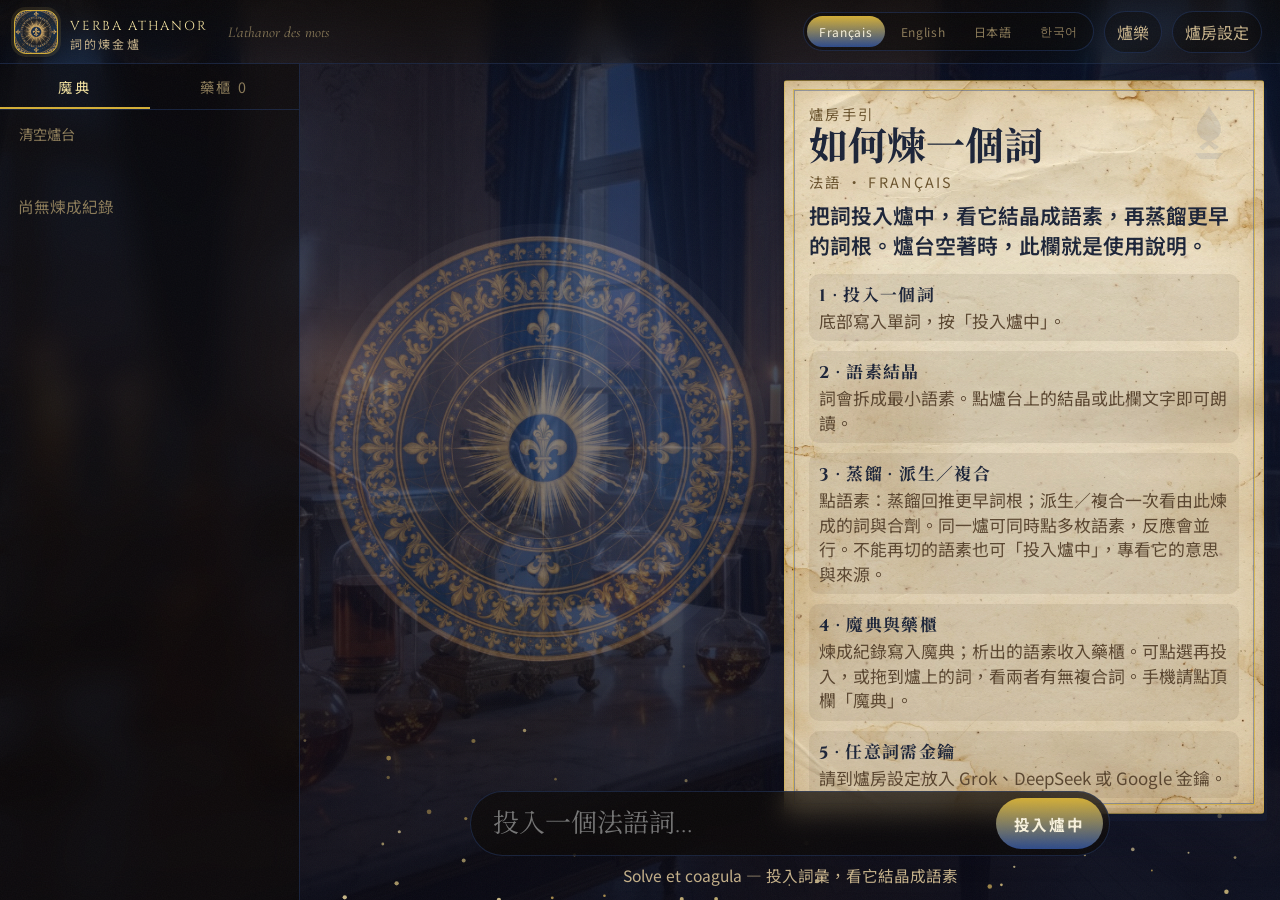
<file: index.html>
<!DOCTYPE html>
<html lang="zh-TW">
<head>
  <meta charset="UTF-8">
  <meta name="viewport" content="width=device-width, initial-scale=1, viewport-fit=cover">
  <title>Verba Athanor · 詞的煉金爐</title>
  <meta name="description" content="把法語或英語詞投入煉金爐：拆成最小語素，再蒸餾更早的詞根，或看派生與複合。">
  <link rel="icon" href="img/athanor.jpg">
  <link rel="preconnect" href="https://fonts.googleapis.com">
  <link rel="preconnect" href="https://fonts.gstatic.com" crossorigin>
  <link href="https://fonts.googleapis.com/css2?family=Cinzel:wght@500;700&family=Cormorant+Garamond:ital,wght@0,500;0,700;1,500&family=Noto+Sans+JP:wght@400;500;600&family=Noto+Sans+KR:wght@400;500;600&family=Noto+Sans+TC:wght@400;500;600&family=Noto+Serif+JP:wght@500;700&family=Noto+Serif+KR:wght@500;700&family=Noto+Serif+TC:wght@500;700&display=swap" rel="stylesheet">
  <link rel="stylesheet" href="css/styles.css">
</head>
<body>
  <div id="app" class="app theme-fleur">
    <header class="topbar">
      <div class="brand">
        <div class="brand-mark" aria-hidden="true"></div>
        <div>
          <span class="brand-title" data-i18n="app.title">Verba Athanor</span>
          <span class="brand-sub" data-i18n="app.subtitle">詞的煉金爐</span>
        </div>
        <span class="brand-tag" data-i18n="app.tag">L'athanor des mots</span>
      </div>
      <div class="header-actions">
        <button type="button" class="icon-btn rail-toggle" id="rail-toggle" aria-expanded="false" data-i18n="rail.grimoire">魔典</button>
        <button type="button" class="icon-btn" id="ambient-btn" title="爐火氛圍樂" aria-pressed="true">爐樂</button>
        <button type="button" class="icon-btn" id="settings-btn"><span class="btn-full" data-i18n="settings.title">爐房設定</span><span class="btn-short" data-i18n="settings.short">設定</span></button>
      </div>
      <div id="lang-switch" class="lang-switch" role="tablist" aria-label="語言專案">
        <button type="button" class="is-on" data-lang="fr"><span class="lang-full">Français</span><span class="lang-short">FR</span></button>
        <button type="button" data-lang="en"><span class="lang-full">English</span><span class="lang-short">EN</span></button>
        <button type="button" data-lang="ja"><span class="lang-full">日本語</span><span class="lang-short">JA</span></button>
        <button type="button" data-lang="ko"><span class="lang-full">한국어</span><span class="lang-short">KO</span></button>
      </div>
    </header>

    <div class="workspace">
      <div id="rail-scrim" class="rail-scrim" hidden></div>
      <aside class="side-rail">
        <div id="rail-tabs" class="rail-tabs">
          <button type="button" class="is-on" data-tab="grimoire" data-i18n="rail.grimoire">魔典</button>
          <button type="button" data-tab="cabinet">
            <span data-i18n="rail.cabinet">藥櫃</span>
            <span id="cabinet-count">0</span>
          </button>
        </div>
        <div class="rail-tools">
          <button type="button" class="btn-ghost" id="clear-graph" data-i18n="rail.clearGraph">清空爐台</button>
        </div>
        <div id="grimoire-pane" class="rail-pane">
          <div id="grimoire-list"></div>
        </div>
        <div id="cabinet-pane" class="rail-pane hidden">
          <div id="cabinet-list"></div>
        </div>
      </aside>

      <main class="stage-wrap">
        <div id="stage" class="stage is-idle">
          <div class="circle-art" aria-hidden="true"></div>
          <div class="stage-vignette"></div>
          <canvas id="fx"></canvas>
          <div id="world">
            <svg id="links" xmlns="http://www.w3.org/2000/svg"></svg>
            <div id="nodes"></div>
          </div>
          <p id="idle-hint" class="idle-hint">Solve et coagula</p>
          <div id="crucible" class="crucible hidden">
            <div class="crucible-core"></div>
            <p class="crucible-hint">Solve et coagula</p>
          </div>
        </div>

        <aside id="inspector" class="inspector" data-skin="parchment">
          <div class="insp-rod insp-rod-top" aria-hidden="true"></div>
          <span class="insp-knob insp-knob-l insp-knob-t" aria-hidden="true"></span>
          <span class="insp-knob insp-knob-r insp-knob-t" aria-hidden="true"></span>
          <button type="button" class="insp-grab" id="insp-grab" aria-expanded="false" aria-controls="inspector-body" data-i18n-aria="inspector.sheetToggle"></button>
          <div class="insp-silk insp-silk-top" aria-hidden="true"></div>
          <div class="insp-mount">
            <div id="sheet-tabs" class="sheet-tabs" role="tablist" hidden></div>
            <div id="inspector-body" class="inspector-body"></div>
          </div>
          <div class="insp-silk insp-silk-bot" aria-hidden="true"></div>
          <div class="insp-rod insp-rod-bot" aria-hidden="true"></div>
          <span class="insp-knob insp-knob-l insp-knob-b" aria-hidden="true"></span>
          <span class="insp-knob insp-knob-r insp-knob-b" aria-hidden="true"></span>
        </aside>

        <div class="cast-dock">
          <form id="cast-form" class="cast-bar">
            <input
              id="word-input"
              type="text"
              autocomplete="off"
              spellcheck="false"
              autocapitalize="off"
              data-i18n-placeholder="cast.placeholder"
              placeholder="投入一個詞…"
            >
            <button type="submit" class="btn-cast" id="cast-btn">
              <span class="cast-full" data-i18n="cast.submit">投入爐中</span>
              <span class="cast-short" data-i18n="cast.submitShort">投入</span>
            </button>
          </form>
          <div id="status" class="status" role="status"></div>
        </div>
      </main>
    </div>
  </div>

  <audio id="furnace-bed" loop preload="auto" src="audio/alchemists-dawn.mp3"></audio>

  <div id="toast" class="toast" role="status"></div>
  <div id="cab-ghost" aria-hidden="true"></div>

  <div id="settings-overlay" class="modal-backdrop settings-backdrop hidden" role="dialog" aria-modal="true" aria-labelledby="settings-title">
    <div class="modal settings-modal">
      <header class="settings-head">
        <div class="settings-title-row">
          <h2 id="settings-title" data-i18n="settings.title">爐房設定</h2>
          <p class="settings-kicker" data-i18n="settings.kicker">用左側索引標籤切換各項功能</p>
        </div>
        <button type="button" class="icon-btn settings-x" data-settings-close data-i18n-aria="settings.close" aria-label="關閉">×</button>
      </header>
      <div class="settings-layout">
        <div id="settings-tabs" class="settings-tabs" role="tablist" aria-orientation="vertical" data-i18n-aria="settings.tabsLabel" aria-label="設定分類">
          <button type="button" class="is-on" role="tab" id="set-tab-api" aria-selected="true" aria-controls="set-pane-api" data-set-tab="api" tabindex="0">
            <span class="set-tab-name" data-i18n="settings.tabApi">煉金爐</span>
            <span class="set-tab-hint" data-i18n="settings.tabApiHint">供應商、金鑰與模型</span>
          </button>
          <button type="button" role="tab" id="set-tab-voice" aria-selected="false" aria-controls="set-pane-voice" data-set-tab="voice" tabindex="-1">
            <span class="set-tab-name" data-i18n="settings.tabVoice">朗讀</span>
            <span class="set-tab-hint" data-i18n="settings.tabVoiceHint">點擊朗讀與聲線</span>
          </button>
          <button type="button" role="tab" id="set-tab-display" aria-selected="false" aria-controls="set-pane-display" data-set-tab="display" tabindex="-1">
            <span class="set-tab-name" data-i18n="settings.tabDisplay">畫面</span>
            <span class="set-tab-hint" data-i18n="settings.tabDisplayHint">文字大小</span>
          </button>
          <button type="button" role="tab" id="set-tab-audio" aria-selected="false" aria-controls="set-pane-audio" data-set-tab="audio" tabindex="-1">
            <span class="set-tab-name" data-i18n="settings.tabAudio">音效</span>
            <span class="set-tab-hint" data-i18n="settings.tabAudioHint">爐樂與煉金音效</span>
          </button>
          <button type="button" role="tab" id="set-tab-grimoire" aria-selected="false" aria-controls="set-pane-grimoire" data-set-tab="grimoire" tabindex="-1">
            <span class="set-tab-name" data-i18n="settings.tabGrimoire">魔典</span>
            <span class="set-tab-hint" data-i18n="settings.tabGrimoireHint">煉成紀錄</span>
          </button>
        </div>
        <div class="settings-body">
          <section id="set-pane-api" class="settings-pane" data-set-pane="api" role="tabpanel" aria-labelledby="set-tab-api">
            <header class="pane-head">
              <h3 data-i18n="settings.tabApi">煉金爐</h3>
              <p data-i18n="settings.paneApiLead">選供應商、貼上金鑰並指定模型。三家金鑰分開保存在本機，不會寫進檔案。</p>
            </header>
            <div class="settings-split">
              <div class="settings-card">
                <div class="field">
                  <label data-i18n="settings.provider">煉金爐供應商</label>
                  <div id="provider-row" class="provider-row" role="tablist">
                    <button type="button" class="provider-btn is-on" data-provider="grok">Grok</button>
                    <button type="button" class="provider-btn" data-provider="deepseek">DeepSeek</button>
                    <button type="button" class="provider-btn" data-provider="google">Google</button>
                  </div>
                  <div id="provider-hint" class="hint">xAI · console.x.ai</div>
                </div>
                <div class="field">
                  <label for="set-key" data-i18n="settings.apiKey">API Key</label>
                  <input id="set-key" type="password" autocomplete="off" placeholder="xai-…">
                  <div class="hint" data-i18n="settings.apiKeyHint">三家金鑰分開保存。只存在本機，不會寫進檔案。</div>
                </div>
                <div class="field field-actions">
                  <button type="button" class="icon-btn" id="copy-radix" data-i18n="settings.copyRadix">從 Radix Multi 複製金鑰</button>
                </div>
              </div>
              <div class="settings-card">
                <div class="settings-grid">
                  <div class="field">
                    <label for="set-model" data-i18n="settings.model">模型</label>
                    <input id="set-model" type="text" list="model-presets" placeholder="grok-4.6">
                    <datalist id="model-presets"></datalist>
                  </div>
                  <div class="field">
                    <label for="set-effort" data-i18n="settings.effort">推理強度</label>
                    <select id="set-effort">
                      <option value="low" data-i18n="settings.effortLow">低（建議）</option>
                      <option value="medium" data-i18n="settings.effortMed">中</option>
                      <option value="high" data-i18n="settings.effortHigh">高</option>
                    </select>
                  </div>
                </div>
                <div class="field">
                  <label for="set-base" data-i18n="settings.baseUrl">Base URL</label>
                  <input id="set-base" type="text" placeholder="https://api.x.ai/v1">
                </div>
              </div>
            </div>
          </section>
          <section id="set-pane-voice" class="settings-pane hidden" data-set-pane="voice" role="tabpanel" aria-labelledby="set-tab-voice" hidden>
            <header class="pane-head">
              <h3 data-i18n="settings.tabVoice">朗讀</h3>
              <p data-i18n="settings.paneVoiceLead">點爐台上的詞或語素時，可用瀏覽器聲線或 Grok TTS 朗讀。</p>
            </header>
            <div class="settings-split">
              <div class="settings-card">
                <div class="field">
                  <label class="check-row">
                    <input id="set-click-speak" type="checkbox" checked>
                    <span data-i18n="settings.clickSpeak">點擊詞彙時朗讀</span>
                  </label>
                  <div class="hint" data-i18n="settings.clickSpeakHint">羊皮紙上的朗讀鈕仍可隨時點。</div>
                </div>
              </div>
              <div class="settings-card">
                <div class="field">
                  <label for="set-tts-engine" data-i18n="settings.ttsEngine">朗讀引擎</label>
                  <select id="set-tts-engine">
                    <option value="browser" data-i18n="settings.ttsBrowser">瀏覽器聲線（依法／英／日／韓語專案）</option>
                    <option value="grok" data-i18n="settings.ttsGrok">Grok TTS（需 xAI 金鑰）</option>
                  </select>
                </div>
              </div>
            </div>
          </section>
          <section id="set-pane-display" class="settings-pane hidden" data-set-pane="display" role="tabpanel" aria-labelledby="set-tab-display" hidden>
            <header class="pane-head">
              <h3 data-i18n="settings.tabDisplay">畫面</h3>
              <p data-i18n="settings.paneDisplayLead">即時調整羊皮紙、語素與魔典字級，保存後記住。</p>
            </header>
            <div class="settings-card">
              <div class="field">
                <label for="set-font-scale" data-i18n="settings.fontScale">文字大小</label>
                <div class="font-scale-row" role="group" aria-label="文字大小預設">
                  <button type="button" class="font-preset" data-font-preset="0.85" data-i18n="settings.fontS">小</button>
                  <button type="button" class="font-preset is-on" data-font-preset="1" data-i18n="settings.fontM">中</button>
                  <button type="button" class="font-preset" data-font-preset="1.2" data-i18n="settings.fontL">大</button>
                  <button type="button" class="font-preset" data-font-preset="1.4" data-i18n="settings.fontXl">特大</button>
                </div>
                <div class="font-scale-meter">
                  <input id="set-font-scale" type="range" min="80" max="150" step="5" value="100">
                  <output id="font-scale-value" for="set-font-scale">100%</output>
                </div>
                <div class="font-preview" aria-hidden="true">
                  <span class="font-preview-word">incroyable</span>
                  <span class="font-preview-gloss" data-i18n="settings.fontPreviewGloss">難以置信的 · 語素結晶</span>
                </div>
              </div>
            </div>
          </section>
          <section id="set-pane-audio" class="settings-pane hidden" data-set-pane="audio" role="tabpanel" aria-labelledby="set-tab-audio" hidden>
            <header class="pane-head">
              <h3 data-i18n="settings.tabAudio">音效</h3>
              <p data-i18n="settings.paneAudioLead">爐火氛圍樂與煉金操作音效可分開開關與調音量。</p>
            </header>
            <div class="settings-split">
              <div class="settings-card">
                <div class="field">
                  <label class="check-row">
                    <input id="set-ambient" type="checkbox" checked>
                    <span data-i18n="settings.ambient">爐火氛圍樂</span>
                  </label>
                </div>
                <div class="field">
                  <label for="set-ambient-vol" data-i18n="settings.ambientVol">氛圍音量</label>
                  <div class="vol-row">
                    <input id="set-ambient-vol" type="range" min="0" max="100" value="55">
                    <output id="ambient-vol-value" for="set-ambient-vol">55%</output>
                  </div>
                </div>
              </div>
              <div class="settings-card">
                <div class="field">
                  <label class="check-row">
                    <input id="set-sfx" type="checkbox" checked>
                    <span data-i18n="settings.sfx">煉金音效</span>
                  </label>
                </div>
                <div class="field">
                  <label for="set-sfx-vol" data-i18n="settings.sfxVol">音效音量</label>
                  <div class="vol-row">
                    <input id="set-sfx-vol" type="range" min="0" max="100" value="55">
                    <output id="sfx-vol-value" for="set-sfx-vol">55%</output>
                  </div>
                </div>
              </div>
            </div>
          </section>
          <section id="set-pane-grimoire" class="settings-pane hidden" data-set-pane="grimoire" role="tabpanel" aria-labelledby="set-tab-grimoire" hidden>
            <header class="pane-head">
              <h3 data-i18n="settings.tabGrimoire">魔典</h3>
              <p data-i18n="settings.paneGrimoireLead">各語言分開保存。主介面可單筆刪除；此處一次清空該語言的全部煉成紀錄。</p>
            </header>
            <div class="settings-card">
              <div id="grim-lang-list" class="grim-lang-list"></div>
              <div class="field field-actions">
                <button type="button" class="icon-btn" id="clear-all-history" data-i18n="settings.clearAllLangs">清空全部語言</button>
              </div>
            </div>
            <div class="settings-card">
              <div class="field">
                <label data-i18n="settings.backupTitle">匯出與匯入</label>
                <div class="hint" data-i18n="settings.backupLead">備份全部語言的魔典與藥櫃。不含金鑰，也不含爐房設定。合併時加入還沒有的詞和語素；已經寫上的內容保留；只補目前還空白的欄位。</div>
              </div>
              <div class="field">
                <label data-i18n="settings.cloudTitle">雲端資料夾</label>
                <div class="hint" id="cloud-lead" data-i18n="settings.cloudLead">選 Google 雲端硬碟裡已經同步到這台電腦的一個資料夾。同步寫入 athanor-backup.json，內容是全部語言的魔典與藥櫃。金鑰與爐房設定留在這台。兩台電腦要對同一份檔，請選同一個資料夾，等雲端同步完成再載入。請用 Chrome 或 Edge 開本機網址；直接雙擊 HTML 不能記住資料夾。</div>
              </div>
              <p id="cloud-status" class="hint" role="status" aria-live="polite">正在檢查雲端資料夾…</p>
              <div class="field field-actions backup-actions">
                <button type="button" class="icon-btn" id="cloud-link" data-i18n="settings.cloudLink">連結資料夾</button>
                <button type="button" class="btn-gold" id="cloud-sync" data-i18n="settings.cloudSync" disabled>同步到雲端</button>
                <button type="button" class="icon-btn" id="cloud-load" data-i18n="settings.cloudLoad" disabled>從雲端載入</button>
                <button type="button" class="icon-btn" id="cloud-unlink" data-i18n="settings.cloudUnlink" disabled>取消連結</button>
                <input id="cloud-file" class="file-proxy" type="file" accept=".json,application/json,text/plain">
              </div>
              <div class="field" role="radiogroup" data-i18n-aria="settings.backupMode" aria-label="匯入方式">
                <label class="check-row">
                  <input type="radio" name="backup-mode" value="merge" checked>
                  <span data-i18n="settings.backupMerge">合併：加入新的、跳過重複、補上空白</span>
                </label>
                <label class="check-row">
                  <input type="radio" name="backup-mode" value="replace">
                  <span data-i18n="settings.backupReplace">覆蓋：換掉檔案裡那些語言的魔典與藥櫃</span>
                </label>
                <div class="hint" data-i18n="settings.backupModeCloud">從雲端載入與匯入 JSON 都用這裡選的方式。</div>
              </div>
              <div class="field field-actions backup-actions">
                <button type="button" class="btn-gold" id="backup-export" data-i18n="settings.backupExport">匯出 JSON</button>
                <button type="button" class="icon-btn" id="backup-import" data-i18n="settings.backupImport">匯入 JSON</button>
                <input id="backup-file" type="file" accept="application/json,.json" hidden>
              </div>
              <p id="backup-report" class="hint" hidden></p>
            </div>
          </section>
        </div>
      </div>
      <div class="modal-actions">
        <button type="button" class="icon-btn" id="settings-close" data-settings-close data-i18n="settings.close">關閉</button>
        <button type="button" class="btn-gold" id="settings-save" data-i18n="settings.save">保存</button>
      </div>
    </div>
  </div>

  <script src="config.js"></script>
  <script src="js/i18n.js"></script>
  <script src="js/schema.js"></script>
  <script src="js/langs.js"></script>
  <script src="js/storage.js"></script>
  <script src="js/prompts.js"></script>
  <script src="js/demo.js"></script>
  <script src="js/demo-en.js"></script>
  <script src="js/demo-ja.js"></script>
  <script src="js/demo-ko.js"></script>
  <script src="js/ai.js"></script>
  <script src="js/tts.js"></script>
  <script src="js/audio.js"></script>
  <script src="js/fx.js"></script>
  <script src="js/graph.js"></script>
  <script src="js/ui.js"></script>
  <script src="js/app.js"></script>
</body>
</html>
</file>
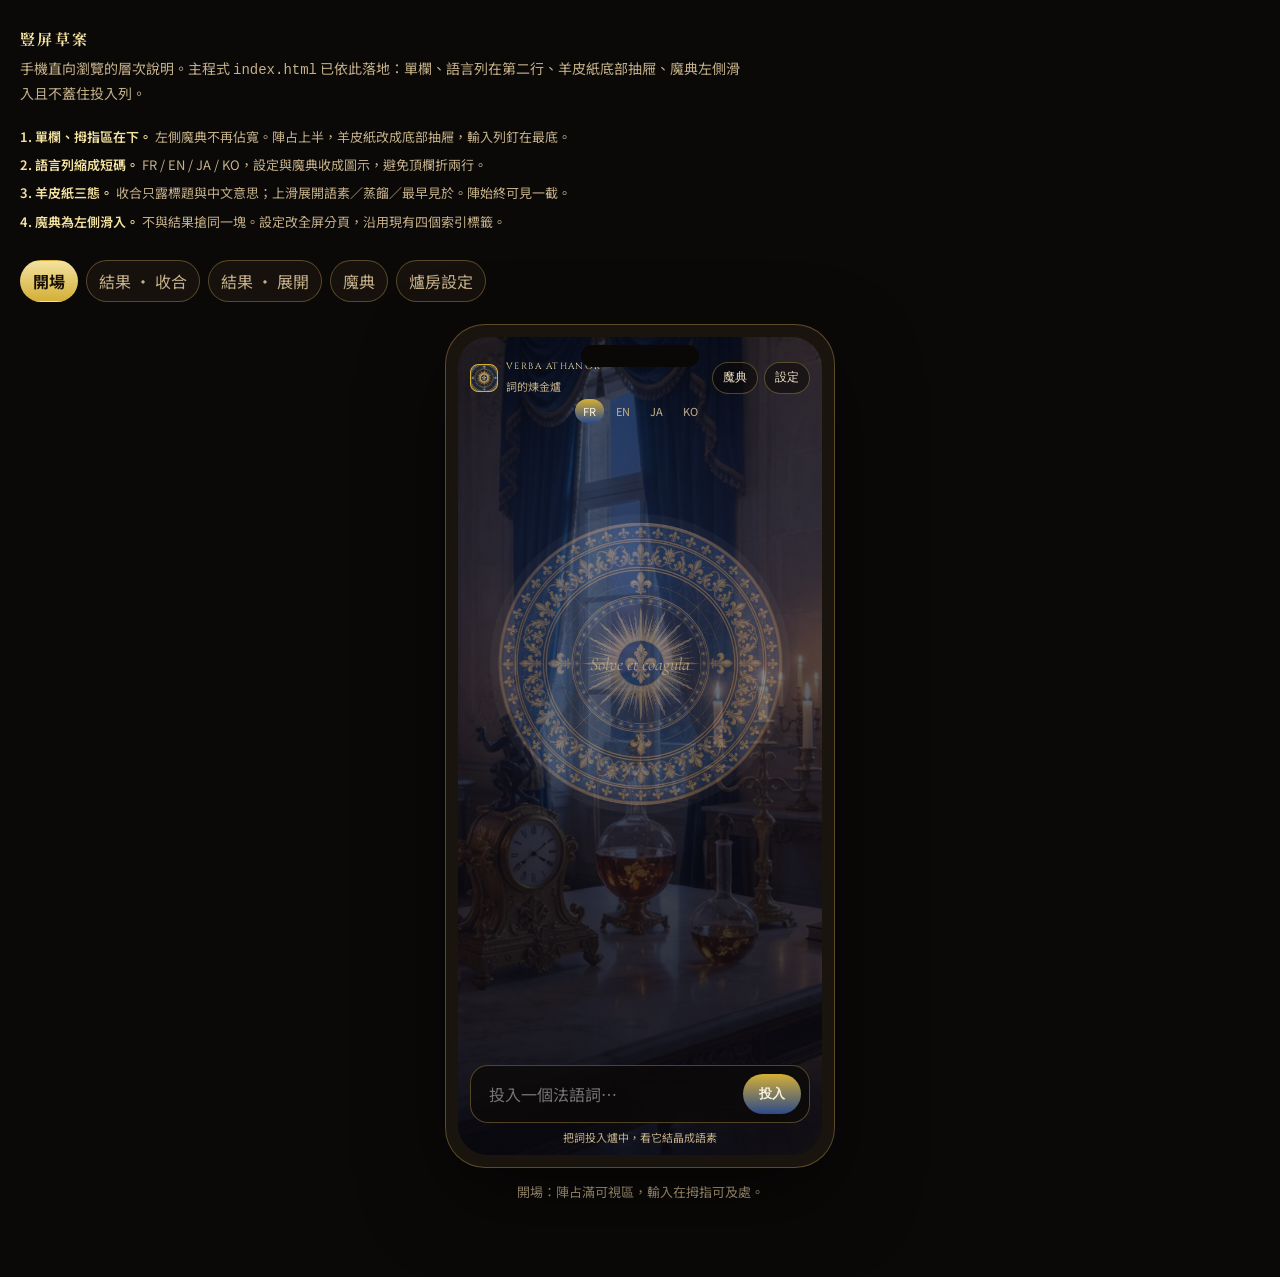
<file: mockups/mobile-portrait.html>
<!DOCTYPE html>
<html lang="zh-TW">
<head>
  <meta charset="UTF-8">
  <meta name="viewport" content="width=device-width, initial-scale=1">
  <title>豎屏草案 · Verba Athanor</title>
  <link rel="preconnect" href="https://fonts.googleapis.com">
  <link rel="preconnect" href="https://fonts.gstatic.com" crossorigin>
  <link href="https://fonts.googleapis.com/css2?family=Cinzel:wght@600;700&family=Cormorant+Garamond:ital,wght@0,600;0,700;1,500&family=Noto+Sans+TC:wght@400;500;600;700&family=Noto+Serif+TC:wght@600;700&display=swap" rel="stylesheet">
  <style>
    :root {
      --gold: #d4af37;
      --gold-hot: #f3e2a0;
      --ink: #f3e6c8;
      --ink-dim: #c4b089;
      --void: #080605;
      --parchment: #efe4c8;
      --parchment-ink: #1c2438;
      --blue: #2d4a8a;
    }
    * { box-sizing: border-box; }
    html, body { margin: 0; min-height: 100%; }
    body {
      font-family: "Noto Sans TC", system-ui, sans-serif;
      background: #0b0908;
      color: var(--ink);
      padding: 28px 20px 64px;
    }
    h1 {
      font-family: Cinzel, "Noto Serif TC", serif;
      letter-spacing: 0.16em;
      font-size: 15px;
      color: var(--gold-hot);
      margin: 0 0 6px;
    }
    .lead {
      max-width: 720px;
      color: var(--ink-dim);
      line-height: 1.65;
      font-size: 14px;
      margin: 0 0 22px;
    }
    .notes {
      display: grid;
      gap: 8px;
      max-width: 720px;
      margin-bottom: 28px;
      font-size: 13px;
      color: var(--ink-dim);
      line-height: 1.55;
    }
    .notes b { color: var(--gold-hot); font-weight: 600; }
    .switcher {
      display: flex;
      flex-wrap: wrap;
      gap: 8px;
      margin-bottom: 22px;
    }
    .switcher button {
      font: inherit;
      border: 1px solid rgba(212, 177, 90, 0.35);
      background: #16110c;
      color: var(--ink-dim);
      padding: 8px 12px;
      border-radius: 999px;
      cursor: pointer;
    }
    .switcher button.is-on {
      background: linear-gradient(180deg, var(--gold-hot), var(--gold));
      color: #1a1208;
      font-weight: 700;
      border-color: transparent;
    }
    .stage-board {
      display: flex;
      justify-content: center;
    }
    .phone {
      width: 390px;
      height: 844px;
      border-radius: 40px;
      padding: 12px;
      background: #1a140f;
      border: 1px solid rgba(212, 177, 90, 0.35);
      box-shadow: 0 30px 80px rgba(0,0,0,.55);
      position: relative;
    }
    .phone-screen {
      height: 100%;
      border-radius: 30px;
      overflow: hidden;
      position: relative;
      background:
        radial-gradient(900px 520px at 50% 30%, rgba(45, 74, 138, 0.22), transparent 55%),
        linear-gradient(180deg, rgba(12, 16, 32, 0.42), rgba(8, 8, 16, 0.9)),
        url("../img/fr-lab.jpg") center / cover no-repeat;
      color: var(--ink);
    }
    .notch {
      position: absolute;
      top: 8px;
      left: 50%;
      transform: translateX(-50%);
      width: 118px;
      height: 22px;
      background: #0a0806;
      border-radius: 14px;
      z-index: 8;
    }
    .top {
      height: 56px;
      display: flex;
      align-items: center;
      justify-content: space-between;
      padding: 26px 12px 0;
      position: relative;
      z-index: 5;
    }
    .brand {
      display: flex;
      align-items: center;
      gap: 8px;
    }
    .mark {
      width: 28px;
      height: 28px;
      border-radius: 8px;
      border: 1px solid var(--gold);
      background: #0b0908 url("../img/fr-circle.jpg") center / 160% no-repeat;
    }
    .brand small {
      display: block;
      letter-spacing: 0.16em;
      text-transform: uppercase;
      font-size: 9px;
      color: var(--gold-hot);
      font-family: Cinzel, serif;
    }
    .brand span { font-size: 11px; color: var(--ink-dim); }
    .top-actions { display: flex; gap: 6px; }
    .icon {
      min-width: 36px;
      height: 32px;
      border-radius: 999px;
      border: 1px solid rgba(212,177,90,.35);
      background: rgba(12,9,7,.55);
      color: var(--ink);
      font-size: 12px;
      padding: 0 10px;
    }
    .langs {
      display: flex;
      gap: 4px;
      justify-content: center;
      padding: 6px 12px 0;
      position: relative;
      z-index: 5;
    }
    .langs i {
      font-style: normal;
      font-size: 11px;
      padding: 4px 8px;
      border-radius: 999px;
      color: var(--ink-dim);
    }
    .langs i.on {
      background: linear-gradient(180deg, var(--gold), var(--blue));
      color: #f7f1dc;
    }
    .arena {
      position: absolute;
      inset: 88px 0 210px;
    }
    .circle {
      position: absolute;
      left: 50%;
      top: 46%;
      width: min(78vw, 300px);
      aspect-ratio: 1;
      transform: translate(-50%, -50%);
      background: url("../img/fr-circle.jpg") center / contain no-repeat;
      opacity: .48;
      mix-blend-mode: screen;
      border-radius: 50%;
    }
    .crystal {
      position: absolute;
      left: 50%;
      top: 46%;
      transform: translate(-50%, -50%);
      width: 168px;
      height: 168px;
      border-radius: 50%;
      border: 1px solid var(--gold);
      background: radial-gradient(circle at 40% 30%, #3a2c1d, #120e0a 70%);
      box-shadow: 0 0 0 6px rgba(212,177,90,.12), 0 16px 40px rgba(0,0,0,.4);
      display: grid;
      place-content: center;
      text-align: center;
      gap: 2px;
    }
    .crystal b {
      font-family: "Cormorant Garamond", "Noto Serif TC", serif;
      font-size: 34px;
      font-weight: 700;
    }
    .crystal small { color: var(--gold-hot); font-size: 13px; }
    .crystal em { font-style: normal; font-size: 10px; letter-spacing: .16em; color: var(--ink-dim); }
    .dock {
      position: absolute;
      left: 0; right: 0; bottom: 0;
      z-index: 6;
      padding: 0 12px calc(10px + env(safe-area-inset-bottom, 0px));
    }
    .cast {
      display: grid;
      grid-template-columns: 1fr auto;
      gap: 8px;
      background: rgba(12,9,7,.72);
      border: 1px solid rgba(212,177,90,.35);
      border-radius: 18px;
      padding: 8px;
      backdrop-filter: blur(12px);
    }
    .cast input {
      border: 0;
      background: transparent;
      color: var(--ink);
      font: inherit;
      font-size: 16px;
      padding: 8px 10px;
      outline: none;
    }
    .cast button {
      border: 0;
      border-radius: 999px;
      padding: 0 16px;
      background: linear-gradient(180deg, var(--gold), var(--blue));
      color: #f7f1dc;
      font-weight: 700;
    }
    .status {
      text-align: center;
      font-size: 11px;
      color: var(--ink-dim);
      padding: 6px 4px 0;
    }
    .sheet {
      position: absolute;
      left: 8px; right: 8px; bottom: 78px;
      z-index: 5;
      background: var(--parchment);
      color: var(--parchment-ink);
      border-radius: 18px 18px 12px 12px;
      box-shadow: 0 -12px 40px rgba(0,0,0,.35);
      overflow: hidden;
      display: flex;
      flex-direction: column;
    }
    .sheet.peek { height: 118px; }
    .sheet.open { height: min(58vh, 430px); }
    .grab {
      width: 42px; height: 4px; border-radius: 99px;
      background: rgba(42,33,24,.25);
      margin: 8px auto 4px;
    }
    .sheet-tabs {
      display: grid;
      grid-template-columns: 1fr 1fr 1fr;
      gap: 4px;
      padding: 4px 10px 8px;
    }
    .sheet-tabs span {
      text-align: center;
      font-size: 11px;
      letter-spacing: .12em;
      text-transform: uppercase;
      padding: 6px 0;
      border-radius: 999px;
      color: #6b542e;
    }
    .sheet-tabs span.on {
      background: #2a2118;
      color: var(--parchment);
    }
    .sheet-body {
      padding: 0 14px 14px;
      overflow: auto;
      flex: 1;
    }
    .sheet h3 {
      margin: 0;
      font-family: "Cormorant Garamond", "Noto Serif TC", serif;
      font-size: 28px;
    }
    .sheet .meta { font-size: 11px; letter-spacing: .1em; color: #6b542e; margin: 0 0 6px; }
    .sheet .gloss { font-weight: 700; margin: 0 0 8px; }
    .path { font-size: 13px; line-height: 1.55; margin: 0; }
    .path b { font-family: "Cormorant Garamond", serif; }
    .rail {
      position: absolute;
      inset: 56px 0 78px;
      z-index: 7;
      background: rgba(10,8,6,.94);
      transform: translateX(-104%);
      transition: transform .25s ease;
      padding: 12px 14px;
    }
    .phone-screen.grim .rail { transform: none; }
    .rail h4 { margin: 0 0 10px; letter-spacing: .16em; font-size: 12px; color: var(--gold-hot); }
    .rail button {
      width: 100%;
      text-align: left;
      background: rgba(255,255,255,.04);
      border: 1px solid rgba(212,177,90,.2);
      color: var(--ink);
      border-radius: 12px;
      padding: 10px 12px;
      margin-bottom: 8px;
    }
    .rail button small { display: block; color: var(--ink-dim); }
    .settings {
      position: absolute;
      inset: 0;
      z-index: 9;
      background: #16110c;
      display: none;
      grid-template-rows: auto 1fr auto;
      padding: 28px 16px 16px;
      gap: 12px;
    }
    .phone-screen.set .settings { display: grid; }
    .settings h2 {
      margin: 0;
      font-family: Cinzel, serif;
      letter-spacing: .14em;
      font-size: 16px;
      color: var(--gold-hot);
    }
    .set-tabs {
      display: grid;
      grid-template-columns: repeat(4, 1fr);
      gap: 4px;
      background: #0c0a08;
      padding: 4px;
      border-radius: 12px;
      border: 1px solid rgba(212,177,90,.28);
    }
    .set-tabs span {
      text-align: center;
      font-size: 11px;
      padding: 8px 0;
      border-radius: 8px;
      color: var(--ink-dim);
    }
    .set-tabs span.on {
      background: linear-gradient(180deg, var(--gold-hot), var(--gold));
      color: #1a1208;
      font-weight: 700;
    }
    .set-body { color: var(--ink-dim); font-size: 13px; line-height: 1.6; }
    .set-body .box {
      border: 1px solid rgba(212,177,90,.28);
      border-radius: 12px;
      padding: 12px;
      margin-bottom: 10px;
    }
    .set-actions { display: flex; justify-content: flex-end; gap: 8px; }
    .ghost, .gold {
      border: 0; border-radius: 999px; padding: 8px 14px; font: inherit;
    }
    .ghost { background: transparent; color: var(--ink-dim); border: 1px solid rgba(212,177,90,.35); }
    .gold { background: linear-gradient(180deg, #e2c36a, #b8862f); color: #1a1208; font-weight: 700; }
    .idle-hint {
      position: absolute;
      left: 50%;
      top: 46%;
      transform: translate(-50%, -50%);
      text-align: center;
      color: var(--ink-dim);
      font-family: "Cormorant Garamond", serif;
      font-style: italic;
      font-size: 18px;
      opacity: .85;
    }
    .hidden { display: none !important; }
    .caption {
      text-align: center;
      margin-top: 14px;
      color: var(--ink-dim);
      font-size: 13px;
    }
    @media (max-width: 430px) {
      body { padding: 16px 8px 40px; }
      .phone { width: 100%; height: min(844px, 92vh); }
    }
  </style>
</head>
<body>
  <h1>豎屏草案</h1>
  <p class="lead">手機直向瀏覽的層次說明。主程式 <code>index.html</code> 已依此落地：單欄、語言列在第二行、羊皮紙底部抽屜、魔典左側滑入且不蓋住投入列。</p>
  <div class="notes">
    <div><b>1. 單欄、拇指區在下。</b> 左側魔典不再佔寬。陣占上半，羊皮紙改成底部抽屜，輸入列釘在最底。</div>
    <div><b>2. 語言列縮成短碼。</b> FR / EN / JA / KO，設定與魔典收成圖示，避免頂欄折兩行。</div>
    <div><b>3. 羊皮紙三態。</b> 收合只露標題與中文意思；上滑展開語素／蒸餾／最早見於。陣始終可見一截。</div>
    <div><b>4. 魔典為左側滑入。</b> 不與結果搶同一塊。設定改全屏分頁，沿用現有四個索引標籤。</div>
  </div>
  <div class="switcher" id="switcher">
    <button type="button" class="is-on" data-view="idle">開場</button>
    <button type="button" data-view="result">結果 · 收合</button>
    <button type="button" data-view="sheet">結果 · 展開</button>
    <button type="button" data-view="grim">魔典</button>
    <button type="button" data-view="set">爐房設定</button>
  </div>
  <div class="stage-board">
    <div class="phone">
      <div class="phone-screen" id="screen">
        <div class="notch"></div>
        <div class="top">
          <div class="brand">
            <div class="mark"></div>
            <div>
              <small>Verba Athanor</small>
              <span>詞的煉金爐</span>
            </div>
          </div>
          <div class="top-actions">
            <button class="icon" type="button" id="btn-grim">魔典</button>
            <button class="icon" type="button" id="btn-set">設定</button>
          </div>
        </div>
        <div class="langs">
          <i class="on">FR</i><i>EN</i><i>JA</i><i>KO</i>
        </div>
        <div class="arena">
          <div class="circle"></div>
          <div class="idle-hint" id="idle-hint">Solve et coagula</div>
          <div class="crystal hidden" id="crystal">
            <em>整詞</em>
            <b>incroyable</b>
            <small>難以置信的</small>
          </div>
        </div>
        <div class="sheet peek hidden" id="sheet">
          <div class="grab"></div>
          <div class="sheet-tabs">
            <span class="on">詞</span><span>語素</span><span>蒸餾</span>
          </div>
          <div class="sheet-body">
            <p class="meta">/ɛ̃.kʁwa.jabl/ · adj · mf</p>
            <h3>incroyable</h3>
            <p class="gloss">難以置信的</p>
            <p class="path"><b>最早見於</b> 1549 年 · 法語<br>著作 Du Bellay《La Deffence…》<br><br><b>蒸餾柱</b> PIE *ḱred-dʰeh₁- → Lat credere → VL *credere → OF croire → Fr incroyable</p>
          </div>
        </div>
        <aside class="rail" id="rail">
          <h4>魔典</h4>
          <button type="button"><b>incroyable</b><small>難以置信的</small></button>
          <button type="button"><b>parapluie</b><small>雨傘</small></button>
          <button type="button"><b>souvenir</b><small>回憶；紀念品</small></button>
        </aside>
        <div class="settings" id="settings">
          <h2>爐房設定</h2>
          <div class="set-tabs">
            <span class="on">煉金爐</span><span>朗讀</span><span>畫面</span><span>音效</span>
          </div>
          <div class="set-body">
            <div class="box">煉金爐供應商<br>Grok · DeepSeek · Google</div>
            <div class="box">API Key<br>三家金鑰分開保存在本機</div>
            <div class="box">模型 / 推理強度 並排</div>
          </div>
          <div class="set-actions">
            <button class="ghost" type="button" id="btn-close-set">關閉</button>
            <button class="gold" type="button">保存</button>
          </div>
        </div>
        <div class="dock">
          <form class="cast" onsubmit="return false">
            <input value="" placeholder="投入一個法語詞…" id="mock-input">
            <button type="button">投入</button>
          </form>
          <div class="status" id="status">把詞投入爐中，看它結晶成語素</div>
        </div>
      </div>
    </div>
  </div>
  <p class="caption" id="caption">開場：陣占滿可視區，輸入在拇指可及處。</p>
  <script>
    const screen = document.getElementById('screen');
    const sheet = document.getElementById('sheet');
    const crystal = document.getElementById('crystal');
    const idle = document.getElementById('idle-hint');
    const status = document.getElementById('status');
    const input = document.getElementById('mock-input');
    const caption = document.getElementById('caption');
    const copy = {
      idle: '開場：陣占滿可視區，輸入在拇指可及處。',
      result: '結果收合：結晶在陣心，羊皮紙只露中文意思與標籤。',
      sheet: '結果展開：上滑看語素／蒸餾／最早見於，陣仍留一截。',
      grim: '魔典從左側滑入，不覆蓋底部投入列。',
      set: '設定改全屏，四個索引標籤沿用桌面爐房。'
    };
    function show(view) {
      document.querySelectorAll('#switcher button').forEach((b) => b.classList.toggle('is-on', b.dataset.view === view));
      screen.classList.toggle('grim', view === 'grim');
      screen.classList.toggle('set', view === 'set');
      const hasWord = view === 'result' || view === 'sheet' || view === 'grim';
      crystal.classList.toggle('hidden', !hasWord);
      idle.classList.toggle('hidden', hasWord || view === 'set');
      sheet.classList.toggle('hidden', view === 'idle' || view === 'set');
      sheet.classList.toggle('peek', view === 'result' || view === 'grim');
      sheet.classList.toggle('open', view === 'sheet');
      input.value = hasWord ? 'incroyable' : '';
      status.textContent = view === 'idle' ? '把詞投入爐中，看它結晶成語素' : view === 'set' ? '' : '結晶完成 · 上滑羊皮紙看來源';
      caption.textContent = copy[view];
    }
    document.getElementById('switcher').addEventListener('click', (e) => {
      const btn = e.target.closest('[data-view]');
      if (btn) show(btn.dataset.view);
    });
    document.getElementById('btn-grim').addEventListener('click', () => show('grim'));
    document.getElementById('btn-set').addEventListener('click', () => show('set'));
    document.getElementById('btn-close-set').addEventListener('click', () => show('idle'));
    sheet.addEventListener('click', () => {
      if (sheet.classList.contains('hidden')) return;
      show(sheet.classList.contains('open') ? 'result' : 'sheet');
    });
  </script>
</body>
</html>
</file>
<file: css/styles.css>
:root {
  --void: #080605;
  --ink: #f3e6c8;
  --ink-dim: #c4b089;
  --ink-faint: #8a7a58;
  --gold: #d4b15a;
  --gold-hot: #f0d78c;
  --cinnabar: #b4453a;
  --verdigris: #4f8f78;
  --mercury: #c9d1d8;
  --sulfur: #d4a017;
  --parchment: #e8d7b0;
  --parchment-ink: #2a2118;
  --wood: #1a1410;
  --line: rgba(212, 177, 90, 0.28);
  --font-ui: "Noto Sans TC", system-ui, sans-serif;
  --font-display: "Cinzel", "Noto Serif TC", serif;
  --font-word: "Cormorant Garamond", "Noto Serif TC", serif;
  --rail-w: min(300px, 32vw);
  --topbar-h: 64px;
  --cast-h: 86px;
  --safe-top: env(safe-area-inset-top, 0px);
  --safe-bottom: env(safe-area-inset-bottom, 0px);
  --fs: 1.3;
  --insp-w: min(480px, 44vw);
  --insp-gap: 16px;
  --stage-cx: calc((100% - var(--insp-w) - var(--insp-gap)) / 2);
}

*,
*::before,
*::after {
  box-sizing: border-box;
}

html,
body {
  height: 100%;
  margin: 0;
  overscroll-behavior: none;
  -webkit-text-size-adjust: 100%;
}

body {
  font-family: var(--font-ui);
  color: var(--ink);
  background: var(--void);
  overflow: hidden;
  -webkit-font-smoothing: antialiased;
}

button,
input,
select,
textarea {
  font: inherit;
  color: inherit;
}

button {
  cursor: pointer;
  border: none;
  background: none;
}

.hidden {
  display: none !important;
}

.app {
  height: 100%;
  display: flex;
  flex-direction: column;
  background:
    radial-gradient(1200px 700px at 50% 40%, rgba(212, 177, 90, 0.08), transparent 55%),
    linear-gradient(180deg, rgba(8, 6, 5, 0.62), rgba(8, 6, 5, 0.88)),
    url("../img/lab.jpg") center / cover no-repeat;
}

.app.theme-fleur {
  --gold: #d4af37;
  --gold-hot: #f3e2a0;
  --cinnabar: #6b1d2a;
  --parchment: #efe4c8;
  --parchment-ink: #1c2438;
  --line: rgba(45, 74, 138, 0.38);
  background:
    radial-gradient(1200px 700px at 50% 38%, rgba(45, 74, 138, 0.22), transparent 55%),
    linear-gradient(180deg, rgba(12, 16, 32, 0.48), rgba(8, 8, 16, 0.86)),
    url("../img/fr-lab.jpg") center / cover no-repeat;
}

.app.theme-fleur .brand-mark {
  background: #0b0908 url("../img/fr-circle.jpg") center / 160% no-repeat;
  border-color: #d4af37;
}

.app.theme-fleur .circle-art {
  background-image: url("../img/fr-circle.jpg");
  opacity: 0.46;
  mix-blend-mode: screen;
  filter: saturate(1.2) brightness(1.05);
}

.app.theme-fleur .crucible-core {
  background-image: url("../img/fr-circle.jpg");
  border-color: #d4af37;
  box-shadow: 0 0 40px rgba(45, 74, 138, 0.35), inset 0 0 30px rgba(0, 0, 0, 0.4);
}

.app.theme-fleur .lang-switch button.is-on,
.app.theme-fleur .btn-cast {
  background: linear-gradient(180deg, #d4af37, #2d4a8a);
  color: #f7f1dc;
}

.app.theme-fleur .node-word {
  border-color: #d4af37;
}

.app.theme-fleur .stage-vignette {
  background: radial-gradient(circle at var(--stage-cx) 48%, transparent 20%, rgba(10, 12, 28, 0.58) 78%);
}

.app.theme-xian {
  --insp-gap: 22px;
  font-family: "Noto Sans JP", "Noto Sans TC", system-ui, sans-serif;
  --font-ui: "Noto Sans JP", "Noto Sans TC", system-ui, sans-serif;
  --gold: #e8c4c8;
  --gold-hot: #fff4f0;
  --cinnabar: #c41e3a;
  --parchment: #fff6f2;
  --parchment-ink: #3a1a1e;
  --line: rgba(196, 30, 58, 0.32);
  --font-word: "Noto Serif JP", "Noto Serif TC", serif;
  --font-display: "Cinzel", "Noto Serif JP", serif;
  background:
    radial-gradient(1200px 700px at 50% 38%, rgba(196, 30, 58, 0.16), transparent 55%),
    linear-gradient(180deg, rgba(28, 10, 16, 0.42), rgba(12, 6, 10, 0.88)),
    url("../img/ja-lab.jpg") center / cover no-repeat;
}

.app.theme-xian .brand-mark {
  background: #1a080c url("../img/ja-circle.jpg") center / 160% no-repeat;
  border-color: #c41e3a;
}

.app.theme-xian .circle-art {
  background-image: url("../img/ja-circle.jpg");
  opacity: 0.5;
  mix-blend-mode: screen;
  filter: saturate(1.12) brightness(1.04);
}

.app.theme-xian .crucible-core {
  background-image: url("../img/ja-circle.jpg");
  border-color: #c41e3a;
  box-shadow: 0 0 40px rgba(196, 30, 58, 0.32), inset 0 0 30px rgba(0, 0, 0, 0.4);
}

.app.theme-xian .lang-switch button.is-on,
.app.theme-xian .btn-cast {
  background: linear-gradient(180deg, #f4e6e4, #c41e3a);
  color: #2a0c12;
}

.app.theme-xian .node-word {
  border-color: #e8c4c8;
}

.app.theme-xian .node-morph.kind-han {
  border-color: #c41e3a;
}

.app.theme-xian .stage-vignette {
  background: radial-gradient(circle at var(--stage-cx) 48%, transparent 20%, rgba(18, 8, 12, 0.6) 78%);
}

.app.theme-seowon {
  --insp-gap: 22px;
  font-family: "Noto Sans KR", "Noto Sans TC", system-ui, sans-serif;
  --font-ui: "Noto Sans KR", "Noto Sans TC", system-ui, sans-serif;
  --gold: #c4a35a;
  --gold-hot: #efe3c4;
  --cinnabar: #9b2c2c;
  --parchment: #f3ead8;
  --parchment-ink: #1c2438;
  --line: rgba(61, 72, 139, 0.35);
  --font-word: "Noto Serif KR", "Noto Serif TC", serif;
  --font-display: "Cinzel", "Noto Serif KR", serif;
  background:
    radial-gradient(1200px 700px at 50% 38%, rgba(61, 72, 139, 0.16), transparent 55%),
    linear-gradient(180deg, rgba(10, 12, 22, 0.5), rgba(8, 9, 16, 0.86)),
    url("../img/seowon-lab.jpg") center / cover no-repeat;
}

.app.theme-seowon .brand-mark {
  background: #0b0908 url("../img/seowon-jar.jpg") center 42% / 145% no-repeat;
  border-color: #c4a35a;
}

.app.theme-seowon .circle-art {
  background-image: url("../img/seowon-circle.jpg");
  opacity: 0.48;
  mix-blend-mode: screen;
}

.app.theme-seowon .crucible-core {
  background-image: url("../img/seowon-jar.jpg");
  border-color: #c4a35a;
  box-shadow: 0 0 40px rgba(239, 227, 196, 0.22), inset 0 0 30px rgba(0, 0, 0, 0.4);
}

.app.theme-seowon .lang-switch button.is-on,
.app.theme-seowon .btn-cast {
  background: linear-gradient(180deg, #d4b56a, #7a4a2a);
  color: #1a1208;
}

.app.theme-seowon .node-word {
  border-color: #c4a35a;
}

.app::after {
  content: "";
  pointer-events: none;
  position: fixed;
  inset: 0;
  opacity: 0.07;
  background-image: url("data:image/svg+xml,%3Csvg xmlns='http://www.w3.org/2000/svg' width='140' height='140'%3E%3Cfilter id='n'%3E%3CfeTurbulence type='fractalNoise' baseFrequency='.8' numOctaves='4' stitchTiles='stitch'/%3E%3C/filter%3E%3Crect width='100%25' height='100%25' filter='url(%23n)' opacity='.55'/%3E%3C/svg%3E");
  z-index: 8;
}

.topbar {
  height: var(--topbar-h);
  display: grid;
  grid-template-columns: auto minmax(0, 1fr) auto;
  grid-template-areas: "brand langs actions";
  align-items: center;
  gap: 10px;
  padding: 0 18px 0 14px;
  overflow: hidden;
  border-bottom: 1px solid var(--line);
  background: linear-gradient(180deg, rgba(12, 9, 7, 0.72), rgba(12, 9, 7, 0.35));
  backdrop-filter: blur(10px);
  z-index: 4;
}

.brand {
  display: flex;
  align-items: center;
  gap: 12px;
  grid-area: brand;
}

.brand-mark {
  width: 44px;
  height: 44px;
  border-radius: 12px;
  border: 1px solid var(--gold);
  background: #0b0908 url("../img/athanor.jpg") center 38% / 160% no-repeat;
  box-shadow: 0 0 0 3px rgba(212, 177, 90, 0.12), 0 8px 20px rgba(0, 0, 0, 0.4);
}

.brand-title {
  font-family: var(--font-display);
  letter-spacing: 0.14em;
  font-size: 13px;
  text-transform: uppercase;
  color: var(--gold-hot);
}

.brand-sub {
  display: block;
  font-size: 12px;
  color: var(--ink-dim);
  letter-spacing: 0.18em;
}

.brand-tag {
  margin-left: 8px;
  font-family: var(--font-word);
  font-style: italic;
  color: var(--ink-faint);
  font-size: 15px;
}

.header-actions {
  display: flex;
  align-items: center;
  justify-content: flex-end;
  gap: 10px;
  grid-area: actions;
}

.lang-switch {
  display: flex;
  flex-wrap: nowrap;
  justify-content: flex-end;
  justify-self: end;
  gap: 4px;
  padding: 3px;
  border: 1px solid var(--line);
  border-radius: 999px;
  background: rgba(12, 9, 7, 0.45);
  grid-area: langs;
  min-width: 0;
}

.lang-switch button {
  padding: 6px 12px;
  border-radius: 999px;
  font-size: 12px;
  letter-spacing: 0.06em;
  color: var(--ink-faint);
}

.lang-switch button.is-on {
  color: #1a1208;
  background: linear-gradient(180deg, #e2c36a, #b8862f);
}

.icon-btn {
  display: inline-flex;
  align-items: center;
  gap: 8px;
  padding: 8px 12px;
  border: 1px solid var(--line);
  border-radius: 999px;
  color: var(--ink-dim);
  background: rgba(12, 9, 7, 0.45);
}

.icon-btn:hover {
  color: var(--gold-hot);
  border-color: var(--gold);
}

.icon-btn.is-muted {
  color: var(--ink-faint);
  opacity: 0.7;
}

input[type='range'] {
  width: 100%;
  accent-color: var(--gold);
}

.workspace {
  flex: 1;
  min-height: 0;
  display: grid;
  grid-template-columns: var(--rail-w) 1fr;
}

.stage-wrap {
  position: relative;
  min-width: 0;
}

.stage {
  position: absolute;
  inset: 0;
  overflow: hidden;
  cursor: grab;
  touch-action: none;
}

.stage:active {
  cursor: grabbing;
}

.stage-vignette {
  position: absolute;
  inset: 0;
  pointer-events: none;
  background: radial-gradient(circle at var(--stage-cx) 48%, transparent 20%, rgba(8, 6, 5, 0.55) 78%);
  z-index: 1;
}

.circle-art {
  position: absolute;
  left: var(--stage-cx);
  top: 46%;
  width: min(720px, 72vmin, calc(100% - var(--insp-w) - var(--insp-gap) - 32px));
  aspect-ratio: 1;
  height: auto;
  transform: translate(-50%, -50%);
  background: url("../img/circle.jpg") center / contain no-repeat;
  opacity: 0.32;
  mix-blend-mode: screen;
  animation: spin 90s linear infinite;
  pointer-events: none;
  z-index: 0;
  filter: saturate(1.15);
  border-radius: 50%;
  -webkit-mask-image: radial-gradient(closest-side, #000 99.5%, transparent 100%);
  mask-image: radial-gradient(closest-side, #000 99.5%, transparent 100%);
}

.stage.is-casting .circle-art,
.stage.is-working .circle-art {
  opacity: 0.62;
  animation-duration: 7s;
  filter: saturate(1.45) brightness(1.12);
}

.stage.is-idle .circle-art {
  opacity: 0.4;
}

@keyframes spin {
  to {
    transform: translate(-50%, -50%) rotate(360deg);
  }
}

#fx {
  position: absolute;
  inset: 0;
  width: 100%;
  height: 100%;
  pointer-events: none;
  z-index: 2;
}

#world {
  position: absolute;
  width: 4000px;
  height: 4000px;
  left: 0;
  top: 0;
  transform-origin: 0 0;
  z-index: 3;
}

#links {
  position: absolute;
  inset: 0;
  overflow: visible;
  pointer-events: none;
}

.link {
  fill: none;
  stroke: rgba(240, 215, 140, 0.55);
  stroke-width: 1.6;
  stroke-linecap: round;
}

.link-distill {
  stroke: rgba(121, 168, 196, 0.7);
}

.link-derive {
  stroke: rgba(212, 160, 23, 0.75);
}

.link-compound {
  stroke: rgba(79, 143, 120, 0.75);
}

.link-loan {
  stroke: rgba(90, 122, 168, 0.8);
}

#nodes {
  position: absolute;
  inset: 0;
  pointer-events: none;
}

.node {
  position: absolute;
  transform: translate(-50%, -50%) scale(calc(0.72 + 0.28 * var(--enter, 1)));
  opacity: var(--enter, 1);
  display: flex;
  flex-direction: column;
  align-items: center;
  justify-content: center;
  gap: 2px;
  padding: 10px 12px;
  text-align: center;
  color: var(--parchment);
  cursor: pointer;
  pointer-events: auto;
  filter: drop-shadow(0 10px 18px rgba(0, 0, 0, 0.45));
}

.stage.is-panning {
  cursor: grabbing;
}

.node-form {
  font-family: var(--font-word);
  font-weight: 700;
  line-height: 1.05;
}

.node-kicker,
.node-principle,
.node-sub {
  font-size: calc(10px * var(--fs));
  letter-spacing: 0.12em;
  text-transform: uppercase;
  color: var(--ink-dim);
}

.node-morph .node-sub {
  text-transform: none;
  letter-spacing: 0;
  font-size: calc(11px * var(--fs));
  max-width: calc(96px * var(--fs));
  white-space: normal;
  line-height: 1.25;
  color: var(--parchment);
}

.node-word {
  min-width: calc(168px * var(--fs));
  min-height: calc(92px * var(--fs));
  border-radius: 18px;
  background:
    linear-gradient(180deg, rgba(243, 230, 200, 0.1), transparent 40%),
    radial-gradient(circle at 50% 0%, rgba(240, 215, 140, 0.18), transparent 55%),
    #16110c;
  border: 1px solid var(--gold);
  box-shadow: 0 0 0 4px rgba(212, 177, 90, 0.12), inset 0 0 30px rgba(212, 177, 90, 0.08);
}

.node-word .node-form {
  font-size: calc(28px * var(--fs));
  color: var(--gold-hot);
}

.node-morph {
  width: calc(116px * var(--fs));
  height: calc(116px * var(--fs));
  border-radius: 50%;
  background:
    radial-gradient(circle at 35% 30%, #4a3a28, #140f0c 72%);
  border: 1.5px solid var(--gold);
}

.node-morph .node-form {
  font-size: calc(20px * var(--fs));
  color: var(--parchment);
}

.node-morph.kind-pfx {
  border-color: var(--mercury);
}
.node-morph.kind-root {
  border-color: var(--gold-hot);
  box-shadow: 0 0 24px rgba(240, 215, 140, 0.25);
}
.node-morph.kind-sfx {
  border-color: var(--sulfur);
}
.node-morph.kind-cf {
  border-color: var(--verdigris);
}

.node-root,
.node-family {
  min-width: calc(132px * var(--fs));
  border-radius: 14px;
  background: rgba(20, 15, 12, 0.92);
  border: 1px solid rgba(232, 215, 176, 0.35);
}

.node-root .node-form,
.node-family .node-form {
  font-size: calc(18px * var(--fs));
  color: var(--parchment);
}

.loan-meaning {
  margin: 2px 0 12px;
  font-size: calc(18px * var(--fs));
  font-weight: 650;
  line-height: 1.4;
  letter-spacing: 0;
  text-transform: none;
  color: #2a1c10;
}

.loan-history {
  margin: 2px 0 14px;
  font-size: calc(15px * var(--fs));
  line-height: 1.6;
  letter-spacing: 0;
  text-transform: none;
  font-style: normal;
  color: #3d2c1c;
}

.node:hover,
.node.is-selected {
  border-color: var(--gold-hot);
  box-shadow: 0 0 0 3px rgba(240, 215, 140, 0.28), 0 0 28px rgba(240, 215, 140, 0.22);
  z-index: 4;
}

.node.is-drop-target {
  border-color: var(--verdigris);
  box-shadow: 0 0 0 4px rgba(79, 143, 120, 0.5), 0 0 32px rgba(79, 143, 120, 0.4);
  z-index: 5;
}

.node.is-busy {
  box-shadow: 0 0 0 3px rgba(212, 177, 90, 0.45), 0 0 22px rgba(240, 215, 140, 0.35);
  animation: speak-pulse 1.1s ease-in-out infinite;
}

.node-morph.from-cabinet {
  border-style: dashed;
  box-shadow: 0 0 18px rgba(79, 143, 120, 0.28);
}

.stage.is-cabinet-drag .node {
  box-shadow: 0 0 0 2px rgba(79, 143, 120, 0.22);
}

.node.is-speaking,
.speak-word.is-speaking,
.speak-line.is-speaking,
.path-form.is-speaking,
.rail-item.is-speaking,
.rail-open.is-speaking,
.ex-chip.is-speaking {
  box-shadow: 0 0 0 3px rgba(240, 215, 140, 0.45), 0 0 28px rgba(240, 215, 140, 0.35);
  animation: speak-pulse 0.9s ease-in-out infinite;
}

@keyframes speak-pulse {
  50% {
    filter: brightness(1.12);
  }
}

.speak-word,
.speak-line,
.path-form,
.roster-form {
  color: inherit;
  background: none;
  border: 0;
  padding: 0;
  text-align: inherit;
  cursor: pointer;
}

.speak-word,
.speak-line {
  font: inherit;
}

.speak-word::after,
.speak-line::after,
.path-form::after,
.roster-form::after {
  content: " ♪";
  font-size: 0.55em;
  color: #8a6230;
  letter-spacing: 0;
  font-family: var(--font-ui);
}

.check-row {
  display: flex;
  align-items: center;
  gap: 8px;
  text-transform: none;
  letter-spacing: 0;
  font-size: calc(13px * var(--fs));
  color: var(--ink-dim);
}

.field label.check-row {
  text-transform: none;
  letter-spacing: 0;
  font-size: calc(14px * var(--fs));
  color: var(--ink);
}

.check-row input {
  width: auto;
}

.font-scale-row {
  display: grid;
  grid-template-columns: repeat(4, minmax(0, 1fr));
  gap: 6px;
}

.font-preset {
  padding: 8px 4px;
  border-radius: 10px;
  border: 1px solid var(--line);
  background: #0c0a08;
  color: var(--ink-dim);
  letter-spacing: 0.08em;
  font-size: calc(12px * var(--fs));
}

.font-preset:hover {
  color: var(--gold-hot);
  border-color: var(--gold);
}

.font-preset.is-on {
  color: var(--gold-hot);
  border-color: var(--gold);
  box-shadow: inset 0 0 0 1px var(--gold), 0 0 16px rgba(212, 177, 90, 0.12);
}

.font-scale-meter {
  display: grid;
  grid-template-columns: 1fr auto;
  align-items: center;
  gap: 10px;
}

.font-scale-meter output {
  font-variant-numeric: tabular-nums;
  color: var(--gold-hot);
  min-width: 3.4em;
  text-align: right;
  font-size: calc(13px * var(--fs));
}

.crucible {
  position: absolute;
  left: var(--stage-cx);
  top: 44%;
  transform: translate(-50%, -50%);
  width: min(220px, 42vw);
  z-index: 3;
  text-align: center;
  pointer-events: none;
}

.crucible-core {
  width: 160px;
  height: 160px;
  margin: 0 auto 10px;
  border-radius: 50%;
  background: url("../img/athanor.jpg") center 42% / 180% no-repeat;
  border: 1px solid var(--gold);
  box-shadow: 0 0 40px rgba(196, 92, 74, 0.18), inset 0 0 30px rgba(0, 0, 0, 0.4);
}

.crucible.is-hot .crucible-core {
  box-shadow: 0 0 50px rgba(240, 215, 140, 0.45);
}

.crucible-hint {
  margin: 0;
  font-family: var(--font-word);
  font-style: italic;
  color: var(--ink-dim);
  letter-spacing: 0.08em;
  font-size: calc(15px * var(--fs));
}

.inspector {
  --insp-rule: rgba(90, 62, 32, 0.38);
  --insp-rule-inner: rgba(90, 62, 32, 0.22);
  position: absolute;
  right: var(--insp-gap);
  left: auto;
  top: 16px;
  bottom: 86px;
  width: var(--insp-w);
  max-height: none;
  overflow: visible;
  z-index: 5;
  padding: 0;
  border-radius: 0;
  background: transparent;
  color: var(--parchment-ink);
  box-shadow: none;
  border: 0;
  display: flex;
  flex-direction: column;
}

.insp-rod,
.insp-knob,
.insp-silk {
  display: none;
  pointer-events: none;
}

.insp-mount {
  position: relative;
  isolation: isolate;
  flex: 1 1 auto;
  min-height: 0;
  display: flex;
  flex-direction: column;
  overflow: hidden;
}

.sheet-tabs,
.inspector-body {
  position: relative;
  z-index: 1;
}

.inspector-body {
  flex: 1 1 auto;
  min-height: 0;
  overflow: auto;
  padding: 18px 20px 16px;
}

.inspector-body::-webkit-scrollbar {
  width: 8px;
}

.inspector-body::-webkit-scrollbar-thumb {
  background: rgba(90, 62, 32, 0.28);
  border-radius: 99px;
}

.inspector[data-skin="parchment"] .insp-mount {
  background:
    linear-gradient(180deg, rgba(255, 248, 230, 0.2), transparent 28%, rgba(120, 80, 40, 0.1) 100%),
    url("../img/insp-parchment.jpg") center / cover no-repeat;
  border: 1px solid rgba(90, 62, 32, 0.4);
  border-radius: 3px;
  box-shadow:
    0 18px 42px rgba(0, 0, 0, 0.48),
    3px 7px 0 rgba(70, 45, 20, 0.12);
}

.inspector[data-skin="parchment"] .insp-mount::before {
  content: "";
  position: absolute;
  inset: 8px;
  pointer-events: none;
  z-index: 2;
  border: 1px solid var(--insp-rule);
  box-shadow: inset 0 0 0 1px var(--insp-rule-inner);
}

.inspector[data-skin="parchment"] .inspector-body {
  padding: 22px 24px 18px;
}

.inspector[data-skin="parchment"] .sheet-tabs {
  padding: 14px 16px 6px;
}

.app.theme-fleur .inspector[data-skin="parchment"] {
  --insp-rule: rgba(212, 175, 55, 0.7);
  --insp-rule-inner: rgba(45, 74, 138, 0.42);
}

.app.theme-fleur .inspector[data-skin="parchment"] .insp-mount {
  border-color: rgba(212, 175, 55, 0.48);
  box-shadow:
    0 18px 42px rgba(10, 16, 36, 0.52),
    3px 7px 0 rgba(45, 74, 138, 0.12);
}

.app.theme-fleur .inspector[data-skin="parchment"] .insp-mount::after {
  content: "";
  position: absolute;
  right: 22px;
  top: 22px;
  width: 64px;
  height: 64px;
  opacity: 0.1;
  pointer-events: none;
  z-index: 0;
  background: url("data:image/svg+xml,%3Csvg xmlns='http://www.w3.org/2000/svg' viewBox='0 0 64 64'%3E%3Cpath fill='%232d4a8a' d='M32 2c-3 10-12 14-12 24 0 6 4 10 10 12l-8 6 4 3 6-5 6 5 4-3-8-6c6-2 10-6 10-12 0-10-9-14-12-24zm-14 48h28l-5 6H23z'/%3E%3C/svg%3E") center / contain no-repeat;
}

.inspector[data-skin="scroll"] {
  top: 22px;
  bottom: 90px;
  padding: 0 12px;
  background:
    url("../img/insp-silk-ja.jpg") center / cover no-repeat;
  box-shadow: 0 22px 48px rgba(0, 0, 0, 0.55);
}

.inspector[data-skin="scroll"]::before {
  content: "";
  position: absolute;
  top: -11px;
  left: 50%;
  width: 22px;
  height: 12px;
  transform: translateX(-50%);
  border: 2px solid #a33;
  border-bottom: 0;
  border-radius: 12px 12px 0 0;
  pointer-events: none;
}

.app.theme-xian .inspector[data-skin="scroll"]::before {
  border-color: #c41e3a;
}

.app.theme-seowon .inspector[data-skin="scroll"]::before {
  border-color: #c4a35a;
}

.app.theme-seowon .inspector[data-skin="scroll"] {
  background-image: url("../img/insp-silk-ko.jpg");
}

.inspector[data-skin="scroll"] .insp-rod,
.inspector[data-skin="scroll"] .insp-knob,
.inspector[data-skin="scroll"] .insp-silk {
  display: block;
}

.insp-rod {
  position: relative;
  z-index: 3;
  height: 13px;
  flex: 0 0 13px;
  margin: 0 -20px;
  border-radius: 7px;
  background:
    linear-gradient(180deg, rgba(255, 220, 180, 0.32), transparent 42%, rgba(0, 0, 0, 0.42) 100%),
    url("../img/insp-wood.jpg") center / cover no-repeat;
  box-shadow:
    inset 0 2px 2px rgba(255, 230, 190, 0.28),
    inset 0 -2px 3px rgba(0, 0, 0, 0.5),
    0 3px 6px rgba(0, 0, 0, 0.35);
}

.insp-knob {
  position: absolute;
  z-index: 4;
  width: 18px;
  height: 18px;
  border-radius: 50%;
  background:
    radial-gradient(circle at 35% 30%, rgba(255, 220, 180, 0.42), transparent 48%),
    url("../img/insp-wood.jpg") center / 140% no-repeat;
  box-shadow:
    inset 0 2px 2px rgba(255, 230, 190, 0.32),
    0 2px 4px rgba(0, 0, 0, 0.45);
}

.insp-knob-l {
  left: -8px;
}

.insp-knob-r {
  right: -8px;
}

.insp-knob-t {
  top: -2px;
}

.insp-knob-b {
  bottom: -2px;
}

.insp-silk {
  flex: 0 0 15px;
  height: 15px;
}

.inspector[data-skin="scroll"] .insp-mount {
  background:
    linear-gradient(180deg, rgba(255, 255, 255, 0.16), transparent 22%),
    url("../img/insp-washi.jpg") center / cover no-repeat;
  box-shadow:
    inset 0 0 0 1px rgba(90, 50, 40, 0.16),
    0 0 0 3px #c9a227;
}

.app.theme-seowon .inspector[data-skin="scroll"] .insp-mount {
  background:
    linear-gradient(180deg, rgba(255, 255, 255, 0.1), transparent 22%),
    url("../img/insp-hanji.jpg") center / cover no-repeat;
  box-shadow:
    inset 0 0 0 1px rgba(40, 40, 70, 0.16),
    0 0 0 2px #9b2c2c,
    0 0 0 4px #c4a35a;
}

.inspector[data-skin="scroll"] .inspector-body {
  padding: 16px 18px 14px;
}

.inspector[data-skin="scroll"] .sheet-tabs {
  padding: 10px 12px 6px;
}

.inspector[data-skin="scroll"] .guide-steps li,
.inspector[data-skin="scroll"] .roster-row,
.inspector[data-skin="scroll"] .insp-attest,
.inspector[data-skin="scroll"] .insp-ex {
  border-radius: 2px;
}

.sheet-tabs {
  display: none;
  grid-template-columns: repeat(3, minmax(0, 1fr));
  gap: 4px;
  padding: 0 10px 8px;
  flex: 0 0 auto;
}

.sheet-tabs button {
  padding: 7px 4px;
  border-radius: 999px;
  font-size: calc(11px * var(--fs));
  letter-spacing: 0.12em;
  text-transform: uppercase;
  color: #6b542e;
}

.sheet-tabs button.is-on {
  background: #2a2118;
  color: var(--parchment);
  font-weight: 700;
}

.idle-hint {
  display: none;
  position: absolute;
  left: 50%;
  top: 46%;
  transform: translate(-50%, -50%);
  margin: 0;
  z-index: 4;
  pointer-events: none;
  text-align: center;
  color: var(--ink-dim);
  font-family: var(--font-word);
  font-style: italic;
  font-size: calc(20px * var(--fs));
  letter-spacing: 0.04em;
  opacity: 0.88;
  text-shadow: 0 8px 24px rgba(0, 0, 0, 0.55);
  max-width: 80%;
}

.insp-grab,
.lang-short,
.btn-short,
.cast-short,
.rail-toggle,
.rail-scrim,
.sheet-tabs,
.idle-hint {
  display: none;
}

.insp-guide .insp-head h2 {
  font-size: calc(24px * var(--fs));
}

.guide-steps {
  list-style: none;
  margin: 14px 0 0;
  padding: 0;
  display: grid;
  gap: 10px;
}

.guide-steps li {
  display: grid;
  gap: 2px;
  padding: 8px 10px;
  border-radius: 10px;
  background: rgba(42, 33, 24, 0.08);
}

.guide-steps b {
  font-family: var(--font-display);
  letter-spacing: 0.08em;
  font-size: calc(13px * var(--fs));
  font-weight: 700;
}

.guide-steps span {
  font-size: calc(13px * var(--fs));
  color: #5a4630;
  line-height: 1.45;
}

.insp-kicker,
.insp-label,
.insp-meta {
  margin: 0;
  font-size: calc(11px * var(--fs));
  letter-spacing: 0.16em;
  text-transform: uppercase;
  color: #6b542e;
}

.insp-head h2 {
  margin: 4px 0 2px;
  font-family: var(--font-word);
  font-size: calc(30px * var(--fs));
  font-weight: 700;
  line-height: 1.05;
}

.insp-gloss {
  margin: 8px 0 0;
  font-weight: 600;
}

.insp-gloss {
  font-size: calc(16px * var(--fs));
}

.insp-fr,
.insp-note {
  margin: 4px 0 0;
  color: #5a4630;
  font-size: calc(14px * var(--fs));
}

.insp-note {
  font-style: italic;
}

.insp-attest {
  margin: 10px 0 0;
  padding: 8px 10px;
  background: rgba(42, 33, 24, 0.08);
  border-left: 2px solid #8a6230;
  display: grid;
  gap: 2px;
}

.attest-when {
  margin: 2px 0 0;
  font-weight: 600;
  font-size: calc(14px * var(--fs));
  display: flex;
  flex-wrap: wrap;
  gap: 6px;
  align-items: baseline;
}

.attest-where,
.attest-form,
.attest-cite,
.attest-src {
  margin: 0;
  font-size: calc(13px * var(--fs));
  color: #5a4630;
}

.attest-cite {
  font-family: var(--font-word);
  font-size: calc(15px * var(--fs));
  color: #3a2c1d;
}

.attest-src {
  font-size: calc(11px * var(--fs));
  letter-spacing: 0.04em;
}

.insp-ex {
  margin: 10px 0 0;
  padding: 8px 10px;
  background: rgba(42, 33, 24, 0.08);
  border-left: 2px solid #8a6230;
}

.insp-ex span,
.insp-ex .speak-line {
  display: block;
  font-family: var(--font-word);
  font-size: calc(17px * var(--fs));
}

.insp-ex small {
  color: #6b542e;
  font-size: calc(12px * var(--fs));
}

.morph-roster {
  list-style: none;
  margin: 8px 0 0;
  padding: 0;
  display: grid;
  gap: 8px;
}

.roster-row {
  display: grid;
  gap: 2px;
  padding: 8px 10px;
  border-radius: 10px;
  background: rgba(42, 33, 24, 0.08);
}

.roster-form {
  font-family: var(--font-word);
  font-size: calc(18px * var(--fs));
  font-weight: 700;
  text-align: left;
}

.roster-kind,
.roster-origin {
  font-size: calc(10px * var(--fs));
  letter-spacing: 0.12em;
  text-transform: uppercase;
  color: #8a6230;
}

.roster-gloss {
  font-weight: 600;
  font-size: calc(14px * var(--fs));
}

.roster-fr,
.roster-note,
.roster-lineage {
  font-size: calc(13px * var(--fs));
  color: #5a4630;
}

.roster-lineage {
  font-family: var(--font-word);
  letter-spacing: 0.02em;
}

.roster-note {
  font-style: italic;
}

.path-col {
  list-style: none;
  margin: 8px 0 0;
  padding: 0;
  border-left: 1px solid rgba(90, 62, 32, 0.28);
}

.path-step {
  padding: 8px 0 10px 12px;
  display: grid;
  gap: 2px;
}

.path-era {
  font-size: calc(10px * var(--fs));
  letter-spacing: 0.08em;
  color: #8a6230;
  display: flex;
  flex-wrap: wrap;
  gap: 6px;
  align-items: baseline;
}

.path-via,
.path-cert {
  letter-spacing: 0.06em;
  font-size: calc(9px * var(--fs));
  padding: 0 6px;
  border-radius: 999px;
  border: 1px solid rgba(138, 98, 48, 0.35);
  color: #6b542e;
}

.path-cert.cert-reconstructed {
  border-color: rgba(180, 69, 58, 0.4);
  color: #8a3a32;
}

.path-cert.cert-probable {
  border-color: rgba(212, 160, 23, 0.45);
}

.path-form {
  font-family: var(--font-word);
  font-size: calc(16px * var(--fs));
  display: inline;
  text-align: left;
}

.path-gloss {
  font-weight: 600;
  font-size: calc(13px * var(--fs));
}

.path-note {
  font-size: calc(12px * var(--fs));
  color: #5a4630;
  line-height: 1.45;
}

.op-grid {
  display: grid;
  grid-template-columns: 1fr;
  gap: 8px;
  margin-top: 12px;
}

.op-btn {
  display: grid;
  grid-template-columns: 28px 1fr;
  grid-template-rows: auto auto;
  column-gap: 8px;
  text-align: left;
  padding: 9px 10px;
  border-radius: 12px;
  background: #2a2118;
  color: var(--parchment);
  border: 1px solid rgba(212, 177, 90, 0.35);
}

.op-btn:hover:not(:disabled) {
  border-color: var(--gold-hot);
  background: #3a2c1d;
}

.op-btn:disabled {
  opacity: 0.5;
  cursor: wait;
}

.op-alch {
  grid-row: 1 / span 2;
  font-size: calc(18px * var(--fs));
  align-self: center;
}

.op-name {
  font-family: var(--font-display);
  letter-spacing: 0.12em;
  font-size: calc(12px * var(--fs));
}

.op-hint {
  font-size: calc(11px * var(--fs));
  color: var(--ink-dim);
  grid-column: 2;
}

.op-btn:not(:has(.op-alch)) {
  grid-template-columns: 1fr;
}

.op-btn:not(:has(.op-alch)) .op-name,
.op-btn:not(:has(.op-alch)) .op-hint {
  grid-column: 1;
}

.op-single {
  width: 100%;
  margin-top: 10px;
}

.ai-badge {
  margin: 12px 0 0;
  font-size: calc(10px * var(--fs));
  letter-spacing: 0.12em;
  color: #7a6240;
}

.cast-dock {
  position: absolute;
  left: 50%;
  bottom: 14px;
  transform: translateX(-50%);
  z-index: 6;
  width: min(640px, calc(100% - 36px));
  display: grid;
  gap: 8px;
}

.example-row {
  display: flex;
  flex-wrap: wrap;
  justify-content: center;
  gap: 6px;
}

.ex-chip {
  padding: 4px 10px;
  border-radius: 999px;
  border: 1px solid var(--line);
  background: rgba(12, 9, 7, 0.55);
  color: var(--ink-dim);
  font-size: calc(13px * var(--fs));
}

.ex-chip i {
  font-family: var(--font-word);
  font-style: italic;
  color: var(--gold-hot);
  margin-right: 6px;
}

.ex-chip b {
  font-weight: 500;
  font-size: calc(11px * var(--fs));
}

.ex-chip:hover {
  border-color: var(--gold);
  color: var(--ink);
}

.cast-bar {
  display: flex;
  gap: 8px;
  padding: 6px;
  border-radius: 999px;
  background: rgba(12, 9, 7, 0.72);
  border: 1px solid var(--line);
  backdrop-filter: blur(12px);
}

.cast-bar input {
  flex: 1;
  min-width: 0;
  background: transparent;
  border: 0;
  padding: 10px 16px;
  color: var(--ink);
  font-family: var(--font-word);
  font-size: calc(20px * var(--fs));
  outline: none;
}

.btn-cast {
  display: inline-flex;
  align-items: center;
  gap: 8px;
  padding: 10px 18px;
  border-radius: 999px;
  background: linear-gradient(180deg, #e2c36a, #b8862f);
  color: #1a1208;
  font-weight: 700;
  letter-spacing: 0.12em;
  font-size: calc(12px * var(--fs));
  text-transform: uppercase;
}

.btn-cast:hover:not(:disabled) {
  filter: brightness(1.06);
}

.btn-cast:disabled {
  opacity: 0.6;
  cursor: wait;
}

.status {
  text-align: center;
  font-size: calc(12px * var(--fs));
  color: var(--ink-dim);
  min-height: 16px;
}

.status[data-kind="err"] {
  color: #f0a39b;
}
.status[data-kind="ok"],
.status[data-kind="demo"] {
  color: var(--gold-hot);
}
.status[data-kind="warn"] {
  color: #e7c27a;
}

.side-rail {
  border-right: 1px solid var(--line);
  background: rgba(10, 8, 7, 0.72);
  backdrop-filter: blur(14px);
  display: flex;
  flex-direction: column;
  min-height: 0;
  z-index: 4;
}

.rail-tabs {
  display: grid;
  grid-template-columns: 1fr 1fr;
  border-bottom: 1px solid var(--line);
}

.rail-tabs button {
  padding: 12px 8px;
  color: var(--ink-faint);
  letter-spacing: 0.16em;
  font-size: calc(11px * var(--fs));
  text-transform: uppercase;
}

.rail-tabs button.is-on {
  color: var(--gold-hot);
  box-shadow: inset 0 -2px 0 var(--gold);
}

.rail-tools {
  display: flex;
  gap: 8px;
  padding: 8px 10px;
}

.btn-ghost {
  font-size: calc(11px * var(--fs));
  color: var(--ink-faint);
  padding: 4px 8px;
  border-radius: 8px;
  border: 1px solid transparent;
}

.btn-ghost:hover {
  color: var(--cinnabar);
  border-color: var(--line);
}

.rail-pane {
  flex: 1;
  overflow: auto;
  padding: 6px 8px 16px;
}

.rail-empty {
  color: var(--ink-faint);
  font-size: calc(12px * var(--fs));
  padding: 16px 10px;
}

.rail-item {
  width: 100%;
  text-align: left;
  padding: 10px 10px;
  border-radius: 10px;
  display: grid;
  gap: 2px;
}

#grimoire-list .rail-item {
  grid-template-columns: 1fr auto;
  gap: 2px 8px;
  align-items: center;
  padding: 6px 6px 6px 10px;
}

.rail-open {
  display: grid;
  gap: 2px;
  min-width: 0;
  width: 100%;
  text-align: left;
  padding: 4px 4px 4px 0;
}

#cabinet-list .rail-item {
  grid-template-columns: 1fr auto;
  gap: 2px 8px;
  cursor: grab;
  touch-action: none;
  user-select: none;
}

.rail-item:hover,
.rail-item.is-active {
  background: rgba(212, 177, 90, 0.08);
}

.rail-item .rail-word,
.rail-item .rail-gloss {
  grid-column: 1;
}

.rail-cab-hint {
  color: var(--ink-faint);
  font-size: calc(11px * var(--fs));
  line-height: 1.45;
  padding: 4px 10px 10px;
}

.rail-del {
  grid-column: 2;
  grid-row: 1 / span 2;
  align-self: center;
  width: 32px;
  height: 32px;
  border-radius: 999px;
  border: 1px solid var(--line);
  color: var(--ink-faint);
  font-size: 16px;
  line-height: 1;
}

.rail-del:hover {
  color: var(--cinnabar);
  border-color: var(--cinnabar);
}

.rail-mix {
  grid-column: 2;
  grid-row: 1 / span 2;
  align-self: center;
  width: 32px;
  height: 32px;
  border-radius: 999px;
  border: 1px solid var(--line);
  color: var(--ink-faint);
  font-size: calc(12px * var(--fs));
  letter-spacing: 0.08em;
  opacity: 0.35;
  pointer-events: none;
}

#cabinet-list.can-mix .rail-mix {
  opacity: 1;
  pointer-events: auto;
  color: var(--gold-hot);
  border-color: var(--verdigris);
}

#cabinet-list.can-mix .rail-mix:hover {
  background: rgba(79, 143, 120, 0.18);
}

#cab-ghost {
  position: fixed;
  z-index: 40;
  pointer-events: none;
  display: none;
  transform: translate(-50%, -60%);
  min-width: 88px;
  padding: 10px 14px;
  border-radius: 14px;
  text-align: center;
  background: #16110c;
  border: 1.5px dashed var(--verdigris);
  box-shadow: 0 12px 28px rgba(0, 0, 0, 0.45);
}

#cab-ghost.show {
  display: block;
}

#cab-ghost .rail-word {
  display: block;
  font-size: 20px;
}

.rail-word {
  font-family: var(--font-word);
  font-size: calc(18px * var(--fs));
  color: var(--gold-hot);
}

.rail-gloss {
  font-size: calc(12px * var(--fs));
  color: var(--ink-faint);
}

.toast {
  position: fixed;
  top: 78px;
  left: 50%;
  transform: translate(-50%, -12px);
  opacity: 0;
  pointer-events: none;
  padding: 8px 14px;
  border-radius: 999px;
  background: #2a2118;
  border: 1px solid var(--gold);
  color: var(--gold-hot);
  z-index: 20;
  transition: 0.25s ease;
}

.toast.show {
  opacity: 1;
  transform: translate(-50%, 0);
}

.modal-backdrop {
  position: fixed;
  inset: 0;
  background: rgba(8, 6, 5, 0.72);
  display: grid;
  place-items: center;
  z-index: 30;
  padding: 24px;
}

.settings-backdrop {
  place-items: stretch;
  padding: 18px;
  overflow: hidden;
  background:
    radial-gradient(900px 480px at 50% 18%, rgba(212, 177, 90, 0.1), transparent 58%),
    rgba(8, 6, 5, 0.78);
}

.modal {
  width: min(460px, calc(100% - 32px));
  max-height: calc(100vh - 32px);
  overflow: auto;
  background: #16110c;
  border: 1px solid var(--line);
  border-radius: 18px;
  padding: 18px;
  box-shadow: 0 24px 60px rgba(0, 0, 0, 0.5);
}

.settings-modal {
  width: min(1240px, 100%);
  height: min(860px, 100%);
  max-width: 100%;
  max-height: 100%;
  min-width: 0;
  min-height: 0;
  margin: auto;
  overflow: hidden;
  display: grid;
  grid-template-rows: auto 1fr auto;
  padding: 0;
  gap: 0;
  border-radius: 20px;
}

.settings-head {
  display: flex;
  align-items: flex-start;
  justify-content: space-between;
  gap: 16px;
  padding: 20px 24px 16px;
  border-bottom: 1px solid var(--line);
  min-width: 0;
}

.settings-title-row {
  display: grid;
  gap: 4px;
  min-width: 0;
}

.settings-x {
  flex: 0 0 auto;
  width: 36px;
  height: 36px;
  padding: 0;
  display: grid;
  place-items: center;
  font-size: 22px;
  line-height: 1;
  border-radius: 10px;
}

.modal h2 {
  margin: 0 0 12px;
  font-family: var(--font-display);
  letter-spacing: 0.12em;
  font-size: calc(16px * var(--fs));
  color: var(--gold-hot);
}

.settings-modal h2 {
  margin: 0;
  font-size: calc(22px * var(--fs));
}

.settings-kicker {
  margin: 0;
  font-size: calc(12px * var(--fs));
  color: var(--ink-faint);
  letter-spacing: 0.08em;
}

.settings-layout {
  display: grid;
  grid-template-columns: minmax(196px, 228px) minmax(0, 1fr);
  min-width: 0;
  min-height: 0;
}

.settings-tabs {
  display: flex;
  flex-direction: column;
  gap: 6px;
  padding: 16px 12px;
  background: #100c09;
  border-right: 1px solid var(--line);
  overflow: auto;
}

.settings-tabs button {
  display: grid;
  gap: 3px;
  justify-items: start;
  text-align: left;
  padding: 12px 14px;
  border-radius: 12px;
  letter-spacing: 0.1em;
  font-size: calc(13px * var(--fs));
  color: var(--ink-dim);
  border: 1px solid transparent;
}

.settings-tabs button:hover {
  color: var(--gold-hot);
  background: rgba(212, 177, 90, 0.06);
}

.settings-tabs button.is-on {
  color: var(--parchment-ink);
  background: linear-gradient(180deg, var(--gold-hot), var(--gold));
  font-weight: 700;
  border-color: transparent;
  box-shadow: 0 8px 18px rgba(184, 134, 47, 0.22);
}

.set-tab-name {
  letter-spacing: 0.16em;
}

.set-tab-hint {
  font-size: calc(11px * var(--fs));
  font-weight: 400;
  letter-spacing: 0.02em;
  color: var(--ink-faint);
}

.settings-tabs button.is-on .set-tab-hint {
  color: rgba(42, 33, 24, 0.72);
}

.settings-body {
  min-width: 0;
  min-height: 0;
  overflow: auto;
  padding: 22px 26px 24px;
}

.settings-pane {
  display: grid;
  gap: 16px;
  align-content: start;
  min-height: 100%;
}

.pane-head {
  display: grid;
  gap: 6px;
}

.pane-head h3 {
  margin: 0;
  font-family: var(--font-display);
  letter-spacing: 0.14em;
  font-size: calc(16px * var(--fs));
  color: var(--gold-hot);
}

.pane-head p {
  margin: 0;
  max-width: 52em;
  font-size: calc(13px * var(--fs));
  line-height: 1.55;
  color: var(--ink-dim);
  overflow-wrap: anywhere;
}

.settings-card {
  min-width: 0;
  background: #0c0a08;
  border: 1px solid var(--line);
  border-radius: 16px;
  padding: 18px 18px 8px;
}

.settings-split {
  display: grid;
  grid-template-columns: 1.08fr 0.92fr;
  gap: 16px;
  align-items: start;
  min-width: 0;
}

.settings-grid {
  display: grid;
  grid-template-columns: 1fr 1fr;
  gap: 12px 18px;
}

.field {
  display: grid;
  gap: 6px;
  margin-bottom: 12px;
}

.field-actions {
  margin-top: 4px;
  justify-items: start;
}

.field-actions .icon-btn,
.field-actions .btn-gold {
  white-space: normal;
  max-width: 100%;
  height: auto;
  line-height: 1.35;
  text-align: left;
}

.backup-actions {
  display: flex;
  flex-wrap: wrap;
  gap: 8px;
  align-items: center;
}

.backup-actions .btn-gold,
.backup-actions .icon-btn {
  text-align: center;
}

.backup-actions .icon-btn[hidden],
.backup-actions .btn-gold[hidden] {
  display: none !important;
}

.file-proxy {
  position: fixed;
  width: 1px;
  height: 1px;
  margin: -1px;
  padding: 0;
  overflow: hidden;
  clip: rect(0, 0, 0, 0);
  border: 0;
  opacity: 0;
}

#cloud-status {
  overflow-wrap: anywhere;
  margin: 0 0 12px;
}

.btn-gold:disabled {
  opacity: 0.45;
  cursor: default;
  pointer-events: none;
}

.backup-actions .check-row,
.field .check-row + .check-row {
  margin-top: 8px;
}

.icon-btn:disabled {
  opacity: 0.4;
  cursor: default;
  pointer-events: none;
}

.grim-lang-list {
  display: grid;
}

.grim-lang-row {
  display: grid;
  grid-template-columns: minmax(0, 1fr) auto;
  gap: 12px;
  align-items: center;
  padding: 12px 0;
  border-bottom: 1px solid var(--line);
}

.grim-lang-row:last-of-type {
  border-bottom: 0;
}

.grim-lang-name {
  font-size: calc(14px * var(--fs));
  color: var(--ink);
}

.grim-lang-row .hint {
  margin-top: 2px;
}

.field label {
  font-size: calc(11px * var(--fs));
  letter-spacing: 0.14em;
  text-transform: uppercase;
  color: var(--ink-faint);
}

.field input:not([type='range']):not([type='checkbox']),
.field select {
  background: #16110c;
  border: 1px solid var(--line);
  border-radius: 10px;
  padding: 11px 12px;
}

.provider-row {
  display: grid;
  grid-template-columns: repeat(3, minmax(0, 1fr));
  gap: 8px;
}

.provider-btn {
  min-width: 0;
  padding: 12px 8px;
  border-radius: 12px;
  border: 1px solid var(--line);
  background: #16110c;
  color: var(--ink-dim);
  letter-spacing: 0.08em;
  overflow: hidden;
  text-overflow: ellipsis;
  white-space: nowrap;
}

.provider-btn:hover {
  color: var(--gold-hot);
  border-color: var(--gold);
}

.provider-btn.is-on {
  color: var(--gold-hot);
  border-color: var(--gold);
  box-shadow: inset 0 0 0 1px var(--gold), 0 0 16px rgba(212, 177, 90, 0.12);
}

.hint {
  font-size: calc(12px * var(--fs));
  color: var(--ink-faint);
}

.hint a {
  color: var(--gold);
}

.vol-row {
  display: grid;
  grid-template-columns: 1fr auto;
  align-items: center;
  gap: 12px;
}

.vol-row output,
.font-scale-meter output {
  font-variant-numeric: tabular-nums;
  color: var(--gold-hot);
  min-width: 3.4em;
  text-align: right;
  font-size: calc(13px * var(--fs));
}

.font-preview {
  display: grid;
  gap: 4px;
  margin: 6px 0 4px;
  padding: 16px 18px;
  border-radius: 12px;
  background: linear-gradient(180deg, rgba(232, 215, 176, 0.94), var(--parchment));
  color: var(--parchment-ink);
}

.font-preview-word {
  font-family: var(--font-word);
  font-size: calc(28px * var(--fs));
  line-height: 1.15;
}

.font-preview-gloss {
  font-size: calc(13px * var(--fs));
  color: #5c4d38;
}

.modal-actions {
  display: flex;
  gap: 8px;
  justify-content: flex-end;
  margin-top: 8px;
}

.settings-modal .modal-actions {
  margin: 0;
  padding: 14px 24px 16px;
  border-top: 1px solid var(--line);
  background: #120e0b;
}

.btn-gold {
  padding: 8px 14px;
  border-radius: 999px;
  background: linear-gradient(180deg, #e2c36a, #b8862f);
  color: #1a1208;
  font-weight: 700;
}

@media (max-width: 820px) {
  :root {
    --topbar-h: 92px;
    --cast-h: 96px;
  }
  .workspace {
    grid-template-columns: 1fr;
  }
  .stage-wrap {
    --insp-w: 0px;
    --insp-gap: 0px;
    --stage-cx: 50%;
  }
  .topbar {
    height: calc(var(--topbar-h) + var(--safe-top));
    grid-template-columns: minmax(0, 1fr) auto;
    grid-template-rows: 48px auto;
    grid-template-areas:
      "brand actions"
      "langs langs";
    padding: var(--safe-top) 10px 6px;
    gap: 2px 8px;
    overflow: visible;
  }
  .brand {
    min-width: 0;
    gap: 8px;
  }
  .header-actions {
    gap: 6px;
  }
  .lang-switch {
    justify-self: stretch;
    justify-content: center;
    border: 0;
    background: transparent;
    padding: 2px 0 0;
    gap: 4px;
  }
  .brand-tag,
  .brand-sub,
  .lang-full,
  .btn-full,
  .cast-full {
    display: none;
  }
  .lang-short,
  .btn-short,
  .cast-short {
    display: inline;
  }
  .rail-toggle {
    display: inline-flex;
  }
  .brand-mark {
    width: 32px;
    height: 32px;
    border-radius: 9px;
  }
  .brand-title {
    font-size: 11px;
  }
  .lang-switch button {
    min-width: 44px;
    min-height: 32px;
    padding: 6px 10px;
    font-size: 12px;
    letter-spacing: 0.08em;
  }
  .icon-btn {
    min-height: 36px;
    padding: 6px 10px;
    font-size: 12px;
  }
  .circle-art {
    width: min(78vmin, calc(100% - 24px), 340px);
    top: 38%;
  }
  .stage-wrap:has(#inspector:not(.is-guide):not(.hidden)) .circle-art {
    top: 34%;
  }
  .stage-wrap:has(#inspector.is-open:not(.is-guide):not(.hidden)) .circle-art,
  .stage-wrap:has(#inspector.is-open:not(.is-guide):not(.hidden)) .idle-hint {
    top: 24%;
  }
  .stage-wrap:has(#inspector.is-open:not(.is-guide):not(.hidden)) .circle-art {
    width: min(52vmin, 220px, calc(100% - 24px));
  }
  .stage.is-idle .idle-hint {
    display: block;
  }
  .cast-dock {
    width: calc(100% - 16px);
    bottom: max(8px, var(--safe-bottom));
    gap: 4px;
  }
  .cast-bar {
    padding: 6px 6px 6px 10px;
    border-radius: 18px;
  }
  .cast-bar input {
    font-size: 16px;
    min-height: 40px;
  }
  .btn-cast {
    min-height: 40px;
    padding: 0 16px;
  }
  .status {
    font-size: 11px;
    padding: 2px 4px 0;
    white-space: nowrap;
    overflow: hidden;
    text-overflow: ellipsis;
  }
  .insp-grab {
    display: block;
    flex: 0 0 auto;
    width: 100%;
    height: 18px;
    padding: 0;
    border: 0;
    background: transparent;
    cursor: pointer;
    touch-action: none;
    z-index: 6;
  }
  .insp-grab::before {
    content: "";
    display: block;
    width: 42px;
    height: 4px;
    margin: 7px auto 0;
    border-radius: 99px;
    background: rgba(42, 33, 24, 0.28);
  }
  .inspector {
    left: 8px;
    right: 8px;
    width: auto;
    top: auto;
    bottom: calc(var(--cast-h) + var(--safe-bottom));
    height: 118px;
    max-height: 118px;
    padding: 0;
    border-radius: 18px 18px 12px 12px;
    display: flex;
    flex-direction: column;
    overflow: hidden;
    transition: height 0.22s ease, max-height 0.22s ease;
  }
  .inspector.is-open {
    height: min(52dvh, 440px);
    max-height: min(52dvh, 440px);
  }
  .inspector[data-skin="parchment"] .insp-mount {
    border-radius: 18px 18px 12px 12px;
  }
  .inspector[data-skin="parchment"] .insp-mount::before {
    inset: 6px;
    border-radius: 12px 12px 8px 8px;
  }
  .inspector[data-skin="parchment"] .inspector-body {
    padding: 4px 18px 12px;
  }
  .inspector[data-skin="scroll"] {
    padding: 0 10px;
    border-radius: 6px;
  }
  .inspector[data-skin="scroll"] .insp-knob {
    display: none;
  }
  .inspector[data-skin="scroll"] .insp-rod {
    margin: 0 -10px;
  }
  .inspector[data-skin="scroll"] .insp-grab {
    position: absolute;
    top: 0;
    left: 0;
    right: 0;
    height: 22px;
  }
  .inspector[data-skin="scroll"] .insp-grab::before {
    display: none;
  }
  .inspector[data-skin="scroll"]:not(.is-open) .insp-rod-bot,
  .inspector[data-skin="scroll"]:not(.is-open) .insp-silk-bot {
    display: none;
  }
  .inspector[data-skin="scroll"]:not(.is-open) .insp-silk-top {
    flex-basis: 6px;
    height: 6px;
  }
  .inspector[data-skin="scroll"] .inspector-body {
    padding: 6px 14px 12px;
  }
  .inspector[data-skin="scroll"]::before {
    display: none;
  }
  .inspector.is-guide {
    display: none;
  }
  .inspector:not(.is-open) .sheet-tabs,
  .inspector:not(.is-open) .inspector-body > :not(.insp-head),
  .inspector:not(.is-open) .insp-fr,
  .inspector:not(.is-open) .insp-note,
  .inspector:not(.is-open) .insp-meta {
    display: none;
  }
  .inspector:not(.is-open) .insp-head h2 {
    font-size: calc(24px * var(--fs));
  }
  .inspector:not(.is-open) .insp-gloss {
    margin-top: 4px;
  }
  .inspector.is-open .sheet-tabs:not([hidden]) {
    display: grid;
  }
  .inspector.is-open[data-sheet="morphs"] .insp-head,
  .inspector.is-open[data-sheet="path"] .insp-head {
    display: none;
  }
  .inspector.is-open [data-sheet-pane] {
    display: none;
  }
  .inspector.is-open[data-sheet="word"] [data-sheet-pane="word"],
  .inspector.is-open[data-sheet="morphs"] [data-sheet-pane="morphs"],
  .inspector.is-open[data-sheet="path"] [data-sheet-pane="path"] {
    display: block;
  }
  .inspector-body {
    flex: 1;
    min-height: 0;
    overflow: auto;
    -webkit-overflow-scrolling: touch;
    overscroll-behavior: contain;
  }
  .rail-scrim {
    display: block;
    position: fixed;
    top: calc(var(--topbar-h) + var(--safe-top));
    left: 0;
    right: 0;
    bottom: calc(var(--cast-h) + var(--safe-bottom));
    background: rgba(8, 6, 5, 0.45);
    z-index: 18;
    border: 0;
    padding: 0;
  }
  .rail-scrim[hidden] {
    display: none;
  }
  .side-rail {
    position: fixed;
    left: 0;
    top: calc(var(--topbar-h) + var(--safe-top));
    bottom: calc(var(--cast-h) + var(--safe-bottom));
    width: min(300px, 86vw);
    z-index: 20;
    transform: translateX(-105%);
    transition: transform 0.22s ease;
    border-right: 1px solid var(--line);
    border-top: 0;
    background: rgba(10, 8, 7, 0.96);
  }
  .app.rail-open .side-rail {
    transform: none;
  }
  .settings-backdrop {
    display: block;
    padding: 0;
    overflow: hidden;
  }
  .settings-modal {
    width: 100%;
    height: 100%;
    max-width: none;
    margin: 0;
    border-radius: 0;
  }
  .settings-head {
    padding: calc(12px + var(--safe-top)) 12px 10px;
  }
  .settings-layout {
    grid-template-columns: 1fr;
    grid-template-rows: auto minmax(0, 1fr);
  }
  .settings-tabs {
    display: grid;
    grid-template-columns: repeat(5, minmax(0, 1fr));
    flex-direction: unset;
    overflow: visible;
    border-right: 0;
    border-bottom: 1px solid var(--line);
    padding: 8px 10px;
    gap: 4px;
  }
  .settings-tabs button {
    flex: 1 1 0;
    min-width: 0;
    justify-items: center;
    text-align: center;
    padding: 9px 4px;
    letter-spacing: 0.04em;
  }
  .set-tab-name {
    letter-spacing: 0.06em;
  }
  .set-tab-hint {
    display: none;
  }
  .settings-body {
    padding: 16px 14px 18px;
  }
  .settings-split,
  .settings-grid {
    grid-template-columns: 1fr;
  }
  .settings-kicker {
    display: none;
  }
  .provider-row {
    grid-template-columns: repeat(3, minmax(0, 1fr));
  }
  .font-scale-row {
    grid-template-columns: repeat(4, minmax(0, 1fr));
  }
  .provider-btn,
  .font-preset {
    min-width: 0;
    padding-left: 4px;
    padding-right: 4px;
  }
  .op-btn {
    min-height: 48px;
  }
}

@media (max-width: 560px) {
  .node-word {
    min-width: calc(148px * var(--fs));
    min-height: calc(84px * var(--fs));
  }
  .node-word .node-form {
    font-size: calc(22px * var(--fs));
  }
  .node-morph {
    width: calc(96px * var(--fs));
    height: calc(96px * var(--fs));
  }
  .toast {
    top: calc(var(--topbar-h) + var(--safe-top) + 8px);
  }
  .settings-backdrop {
    display: block;
    padding: 0;
  }
  .settings-modal {
    width: 100%;
    height: 100%;
    margin: 0;
    border-radius: 0;
  }
  .settings-tabs {
    display: grid;
    grid-template-columns: repeat(3, minmax(0, 1fr));
  }
  .settings-tabs button {
    letter-spacing: 0.04em;
    font-size: calc(12px * var(--fs));
  }
  .set-tab-name {
    letter-spacing: 0.06em;
  }
  .settings-modal .modal-actions {
    padding-bottom: max(14px, var(--safe-bottom));
  }
}

@media (max-width: 820px) and (max-height: 480px) and (orientation: landscape) {
  :root {
    --topbar-h: 48px;
  }
  .topbar {
    grid-template-rows: 48px;
    height: calc(48px + var(--safe-top));
  }
  .lang-switch {
    display: none;
  }
  .inspector {
    height: 72px;
    max-height: 72px;
  }
  .inspector.is-open {
    height: min(70dvh, 280px);
    max-height: min(70dvh, 280px);
  }
}
</file>
